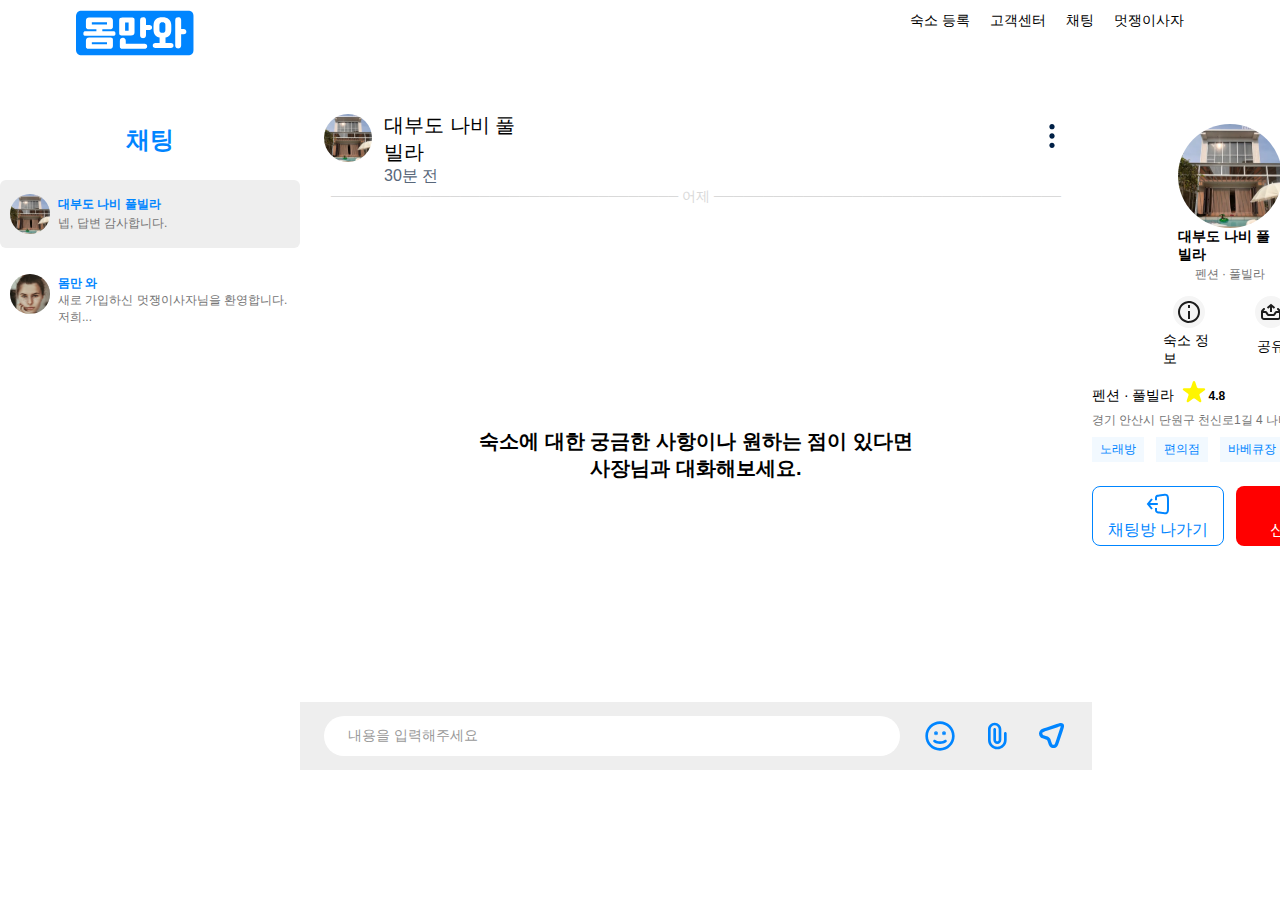
<file: ideathon/chatting page/index.html>
<!DOCTYPE html>
<html lang="ko">
  <head>
    <meta charset="UTF-8" />
    <meta name="viewport" content="width=device-width, initial-scale=1.0" />
    <title>몸만와(momanwa)</title>
    <link rel="stylesheet" href="./style.css" />
  </head>
  <body>
    <!-- 로고, 내비게이션 바 -->
    <header id="main_header" style="padding-top: 10px">
      <nav id="main_logo">
        <a href="#"><img src="../images/logo.svg" alt="" /></a>
      </nav>
      <nav id="nav_bar">
        <ul style="list-style: none">
          <li><a href="#">숙소 등록</a></li>
          <li><a href="#">고객센터</a></li>
          <li><a href="#">채팅</a></li>
          <li><a href="#">멋쟁이사자</a></li>
        </ul>
      </nav>
    </header>

    <main>
      <!-- 좌측 박스 -->
      <div class="chat_list">
        <h1>채팅</h1>
        <a href="#" class="smallProfile_1">
          <img src="../images/profile1.svg" alt="" />
          <div class="pension">
            <h2>대부도 나비 풀빌라</h2>
            <p>넵, 답변 감사합니다.</p>
          </div>
        </a>
        <div class="space12"></div>
        <a href="#" class="smallProfile_2">
          <img src="../images/profile2.svg" alt="" />
          <div class="momanwa">
            <h2>몸만 와</h2>
            <p>새로 가입하신 멋쟁이사자님을 환영합니다. 저희...</p>
          </div>
        </a>
      </div>

      <!-- 중앙 박스 -->
      <div class="chat">
        <div class="top_bar">
          <img src="../images/profile1.svg" alt="" />
          <div class="name">
            <h2>대부도 나비 풀빌라</h2>
            <p>30분 전</p>
          </div>
          <div class="dots">
            <img src="../images/3dots.svg" alt="" />
          </div>
        </div>
        <div class="space12"></div>
        <div class="timeline">
          <p>
            ─────────────────────────────────── 어제
            ───────────────────────────────────
          </p>
        </div>
        <div class="chatting">
          <p>
            숙소에 대한 궁금한 사항이나 원하는 점이 있다면<br />사장님과
            대화해보세요.
          </p>
        </div>

        <div class="bar">
          <div class="typeBox"><p>내용을 입력해주세요</p></div>
          <div class="iconBox">
            <a href="#"><img src="../images/happy.svg" alt="" /></a>
            <a href="#"><img src="../images/paper_clip.svg" alt="" /></a>
            <a href="#"><img src="../images/send.svg" alt="" /></a>
          </div>
        </div>
      </div>

      <!-- 우측 박스 -->
      <div class="profile">
        <div class="pension_name">
          <img src="../images/profile1.svg" alt="" />
          <h2>대부도 나비 풀빌라</h2>
          <h3>펜션 · 풀빌라</h3>
        </div>

        <div class="iconSet">
          <div class="icon">
            <a href="#"><img src="../images/information.svg" alt="" /></a>
            <p>숙소 정보</p>
          </div>
          <div class="icon">
            <a href=""><img src="../images/share.svg" alt="" /></a>
            <p>공유</p>
          </div>
        </div>

        <!-- prettier-ignore -->
        <div class="detail">
          <h3>펜션 · 풀빌라</h3><img src="../images/star.svg" alt="" /><span>4.8</span>
          <p>경기 안산시 단원구 천신로1길 4 나비풀빌라</p>
          <div class="tag">노래방</div>
          <div class="tag">편의점</div>
          <div class="tag">바베큐장</div>
          <div class="tag">탁구장</div>
          <div class="tag">족구장</div>
        </div>

        <div class="buttonSet">
          <a href="#" div class="leftButton">
            <img src="../images/out.svg" alt="" />
            <p>채팅방 나가기</p>
          </a>

          <a href="#" div class="rightButton"
            ><img src="../images/report.svg" alt="" />
            <p>신고하기</p></a
          >
        </div>
      </div>
    </main>
  </body>
</html>
</file>
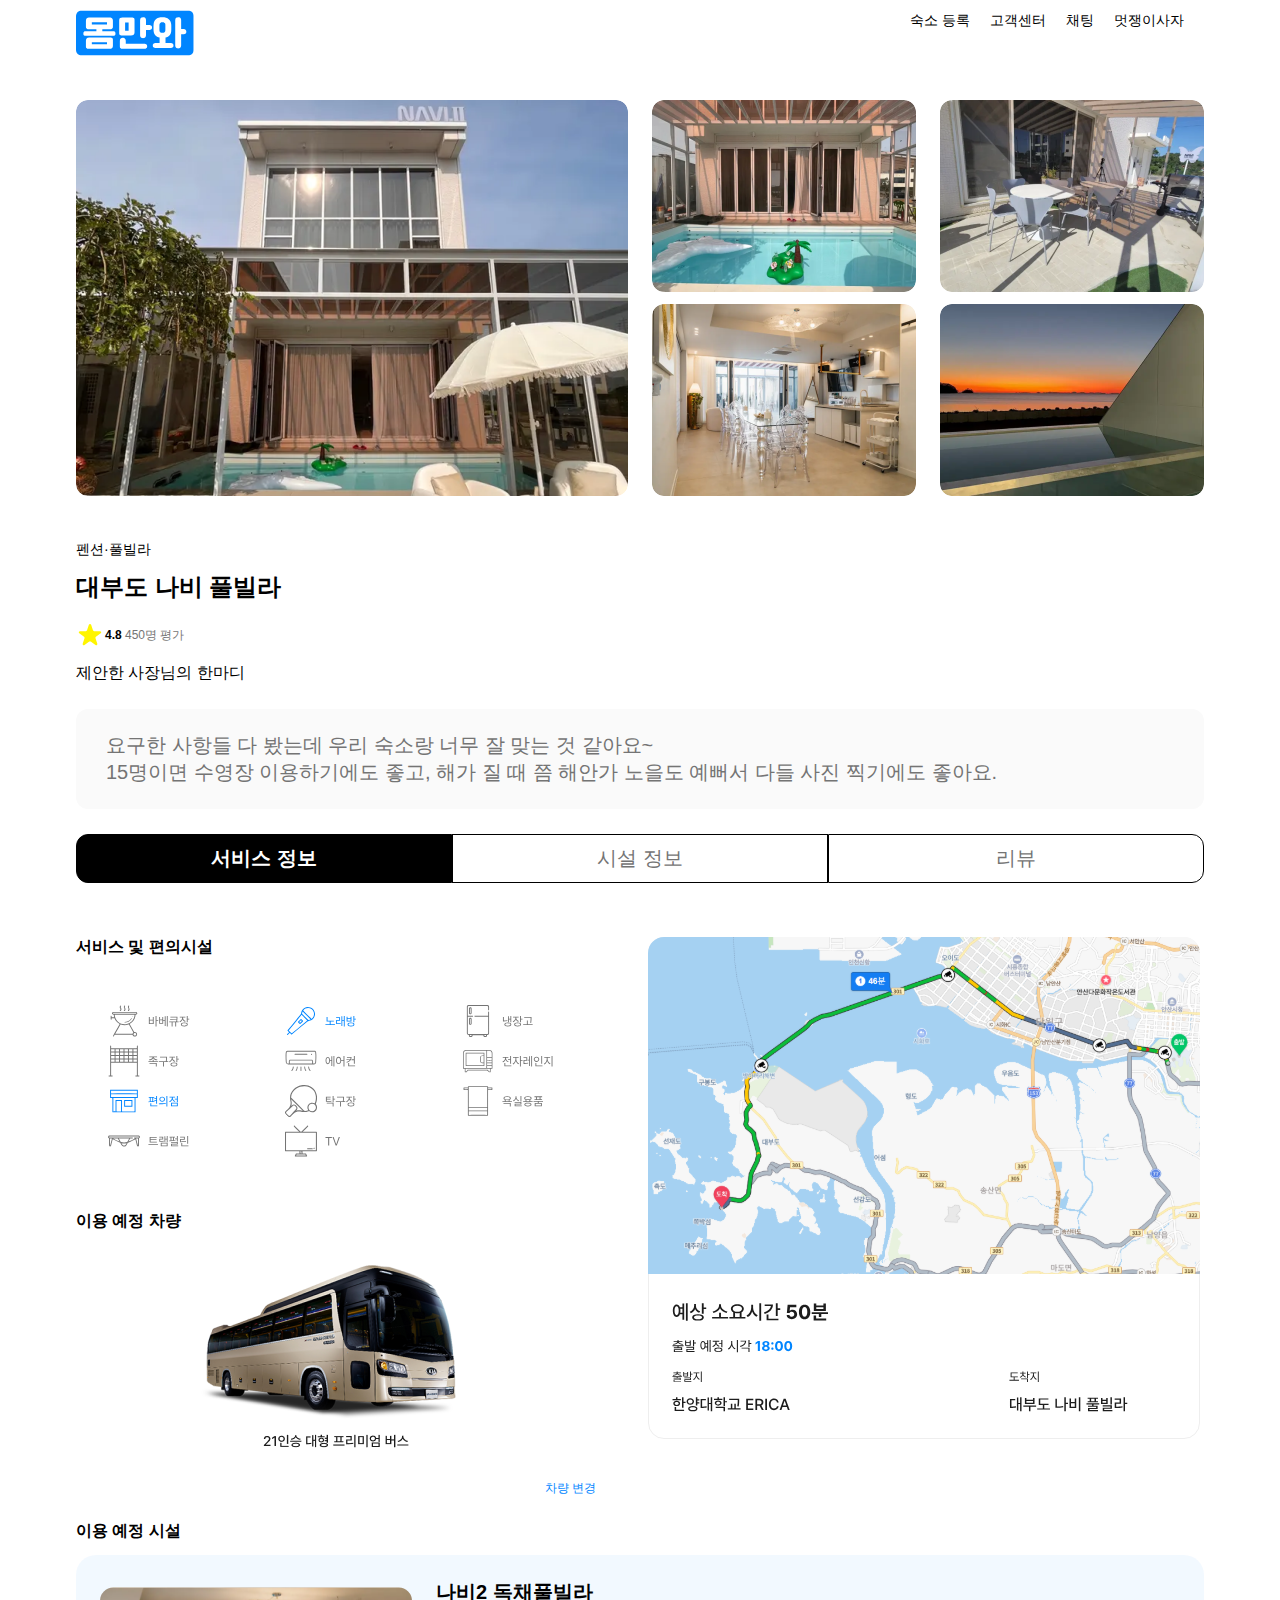
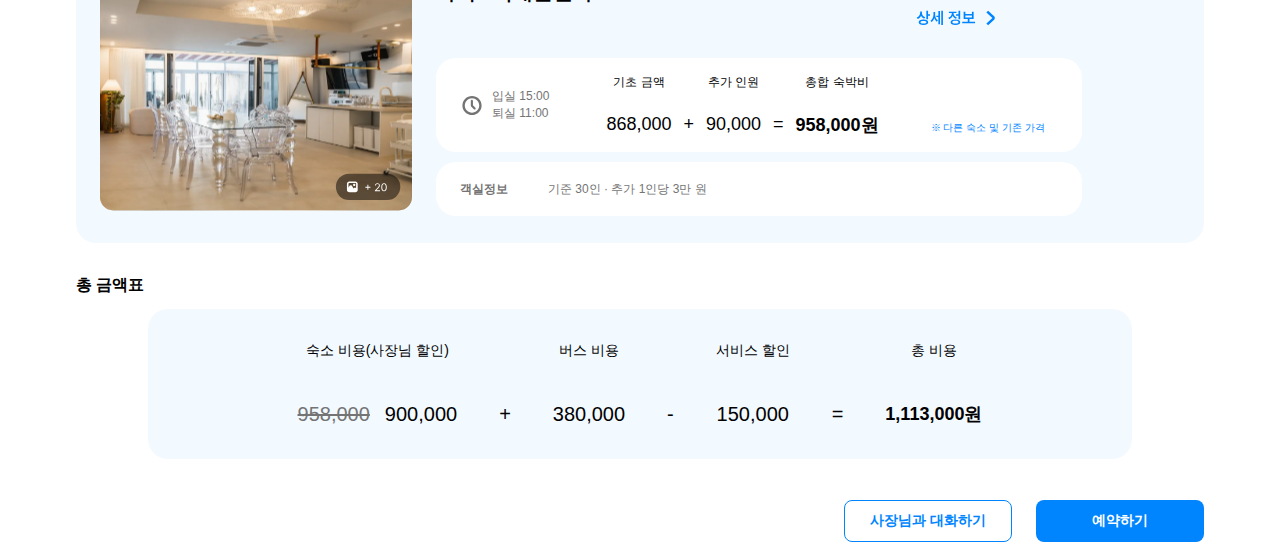
<file: ideathon/page/index.html>
<!DOCTYPE html>
<html lang="ko">
  <head>
    <meta charset="UTF-8" />
    <meta name="viewport" content="width=device-width, initial-scale=1.0" />
    <title>몸만와(momanwa)</title>
    <link rel="stylesheet" href="./style.css" />
  </head>
  <body>
    <!-- 로고, 내비게이션 바 -->
    <header id="main_header" style="padding-top: 10px">
      <nav id="main_logo">
        <a href="#"><img src="../images/logo.svg" alt="" /></a>
      </nav>
      <nav id="nav_bar">
        <ul style="list-style: none">
          <li><a href="#">숙소 등록</a></li>
          <li><a href="#">고객센터</a></li>
          <li><a href="#">채팅</a></li>
          <li><a href="#">멋쟁이사자</a></li>
        </ul>
      </nav>
    </header>

    <!-- 펜션 사진 -->
    <div id="roomPic">
      <div id="mainPic">
        <img src="../images/pension1.png" />
      </div>

      <div id="subPic">
        <article>
          <img src="../images/pension2.png" />
        </article>
        <article>
          <img src="../images/pension3.png" />
        </article>
        <article>
          <img src="../images/pension4.png" />
        </article>
        <article>
          <img src="../images/pension5.png" />
        </article>
      </div>
    </div>

    <!-- 펜션 정보, 사장님 한마디 -->
    <!-- prettier-ignore -->
    <div class="content">
      <div class="basicInformation">
        <h2>펜션·풀빌라</h2>
        <h1>대부도 나비 풀빌라</h1>
        <div class="space20x"></div>
        <div class="review">
          <img src="../images/star.svg" alt=""><p> 4.8 <span>450명 평가</span></p>
        </div>
      </div>
      <h3>제안한 사장님의 한마디</h3>
      <div class="recommend">
        <p style="padding-left: 30px">
          요구한 사항들 다 봤는데 우리 숙소랑 너무 잘 맞는 것 같아요~<br />15명이면
          수영장 이용하기에도 좋고, 해가 질 때 쯤 해안가 노을도 예뻐서 다들 사진
          찍기에도 좋아요.
        </p>
      </div>
    </div>

    <!-- 중앙 바 -->
    <!-- prettier-ignore -->
    <ul id="information_bar">
       <li><a href="#">서비스 정보</a></li><li><a href="#">시설 정보</a></li><li><a href="#">리뷰</a></li>
     </ul>
    <div class="space54x"></div>
    <!-- 서비스 및 편의시설, 이용 예정 차량, 지도 -->
    <div class="contentBox">
      <div class="left_side">
        <div class="service">
          <p>서비스 및 편의시설</p>
          <img src="../images/service.svg" alt="" />
        </div>
        <div class="space54x"></div>
        <div class="bus">
          <p>이용 예정 차량</p>
          <img src="../images/bus.png" alt="" />
          <a href="#">차량 변경</a>
        </div>
      </div>
      <div class="right_box">
        <div class="map">
          <img src="../images/map.svg" alt="" />
        </div>
      </div>
    </div>
    <div class="space24x"></div>

    <!-- 이용 예정 시설 -->
    <div class="pension">
      <p>이용 예정 시설</p>
      <div class="pension_box">
        <img src="../images/pension.svg" alt="" />
        <div class="pension_text">
          <h2>나비2 독채풀빌라</h2>
          <!-- <div class="space8x"></div> -->
          <a href="#"><img src="../images/detailButton.svg" alt="" /></a>
          <div class="space24x"></div>
          <div class="top_box">
            <img src="../images/clock.svg" alt="" />
            <p>입실 15:00<br />퇴실 11:00</p>
            <table class="pension_price">
              <tr>
                <th>기초 금액</th>
                <th></th>
                <th>추가 인원</th>
                <th></th>
                <th>총합 숙박비</th>
              </tr>
              <tr>
                <td>868,000</td>
                <td>+</td>
                <td>90,000</td>
                <td>=</td>
                <td class="last_price">958,000원</td>
              </tr>
            </table>
            <p class="notice">※ 다른 숙소 및 기존 가격</p>
          </div>
          <div class="space10x"></div>
          <div class="bot_box">
            <p><span>객실정보</span>기준 30인 · 추가 1인당 3만 원</p>
          </div>
        </div>
      </div>
    </div>
    <div class="space32x"></div>

    <!-- 총 금액표 -->
    <div class="price">
      <p>총 금액표</p>
      <div class="total_price">
        <table class="price_table">
          <tr>
            <th>숙소 비용(사장님 할인)</th>
            <th></th>
            <th>버스 비용</th>
            <th></th>
            <th>서비스 할인</th>
            <th></th>
            <th>총 비용</th>
          </tr>
          <tr>
            <td><span>958,000</span>900,000</td>
            <td>+</td>
            <td>380,000</td>
            <td>-</td>
            <td>150,000</td>
            <td>=</td>
            <td class="final_price">1,113,000원</td>
          </tr>
        </table>
      </div>
    </div>
    <!-- 최하단 버튼 -->
    <div class="button">
      <a href="#" class="chatting"><p>사장님과 대화하기</p></a>
      <div class="space24x"></div>
      <a href="#" class="booking"><p>예약하기</p></a>
    </div>
    <br />
  </body>
</html>
</file>
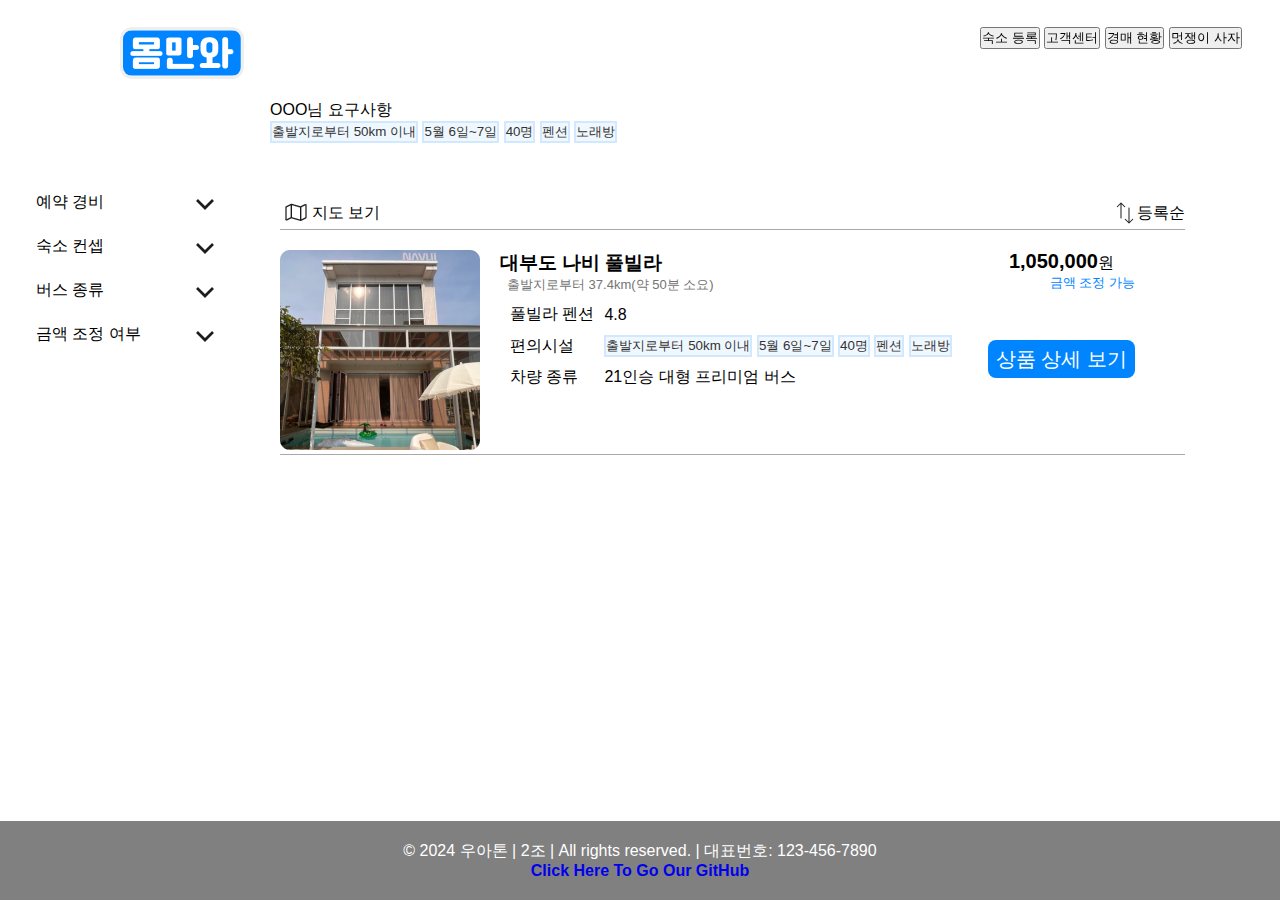
<file: html/accomodationList.html>
<!DOCTYPE html>
<html lang="ko">
<head>
    <meta charset="UTF-8">
    <meta name="viewport" content="width=device-width, initial-scale=1.0">
    <title>숙소 리스트</title>
    <link rel="stylesheet" href="../css/accomodationList.css">
</head>

<body class = accomodation_list>
    <!-- 헤더 시작 -->
    <header style="background-color: #ffffff;">
        <nav style="padding-inline: 80px;">
            <img src="../images/logo.png" alt="logo" style="top: 3%; position: fixed; border-style: solid; border-radius: 12px;">
            <div style="top: 3%; right: 3%; position: fixed;">
                <button>숙소 등록</button>
                <button>고객센터</button>
                <button>경매 현황</button>
                <button>멋쟁이 사자</button>
            </div>
        </nav>
    </header>
    <!-- 헤더 끝 -->

    <div class="wrapper">
        <!-- 왼쪽 열 -->
        <div class="left-column">
            <div class="toggle-item">
                <p>예약 경비</p>
                <button class="toggle-button">
                    <img src = "../images/Vector 9 (Stroke).svg"/>
                </button>
            </div>
            <div class="toggle-item">
                <p>숙소 컨셉</p>
                <button class="toggle-button">
                    <img src = "../images/Vector 9 (Stroke).svg"/>
                </button>
            </div>
            <div class="toggle-item">
                <p>버스 종류</p>
                <button class="toggle-button">
                    <img src = "../images/Vector 9 (Stroke).svg"/>
                </button>
            </div>
            <div class="toggle-item">
                <p>금액 조정 여부</p>
                <button class="toggle-button">
                    <img src = "../images/Vector 9 (Stroke).svg"/>
                </button>
            </div>
        </div>

        <main class="main-content">
            <!-- 메인 컨텐츠 -->
            <div class>
                <!-- 메인 컨텐츠 내용 -->
                <p>OOO님 요구사항</p>
                <!-- 기타 컨텐츠 -->
                <div class="filter">
                    <button>출발지로부터 50km 이내</button>
                    <button>5월 6일~7일</button>
                    <button>40명</button>
                    <button>펜션</button>
                    <button>노래방</button>

                </div>
            </div>
            <br><br><br>
            <!-- 숙소 리스트 -->
            <div class="container">
                <div class="list_filter">
                    <div><img src="../images/map.png" alt="map">지도 보기</div>
                    <div><img src="../images/filterIcon.png" alt="filter">등록순</div>
                </div>
                <div class="accomodation" style="display: flex;">
                    <div><img src="../images/accom1.png"></div>
                    <div style="margin-left: 20px;">
                        <h3>대부도 나비 풀빌라</h3>
                        <p>출발지로부터 37.4km(약 50분 소요)</p>
                        <table>
                            <tr>
                                <td>풀빌라 펜션</td>
                                <td>4.8</td>
                            </tr>
                            <tr>
                                <td>편의시설</td>
                                <td><div class="filter">
                                    <button>출발지로부터 50km 이내</button>
                                    <button>5월 6일~7일</button>
                                    <button>40명</button>
                                    <button>펜션</button>
                                    <button>노래방</button>
                                </div></td>
                            </tr>
                            <tr>
                                <td>차량 종류</td>
                                <td>21인승 대형 프리미엄 버스</td>
                            </tr>
                        </table>
                    </div>
                    <div class="price_box">
                        <div class="price"><span>1,050,000</span>원</div>
                        <p>금액 조정 가능</p>
                        <br><br><br>
                        <a href="" class="button_submit">상품 상세 보기</a>
                    </div>
                </div>
            </div>
            


        </main>
<footer>
    <!-- <img src="images/footer.png" alt="footerimg"> -->
    <p>&copy; 2024 우아톤 | 2조 | All rights reserved. | 대표번호: 123-456-7890</p>
    <a href="https://github.com/HiImSUN/mommanwa.git" target="_blank" rel="noopener noreferrer">Click Here To Go Our GitHub</p>
</footer>
</body>
</html>
</file>
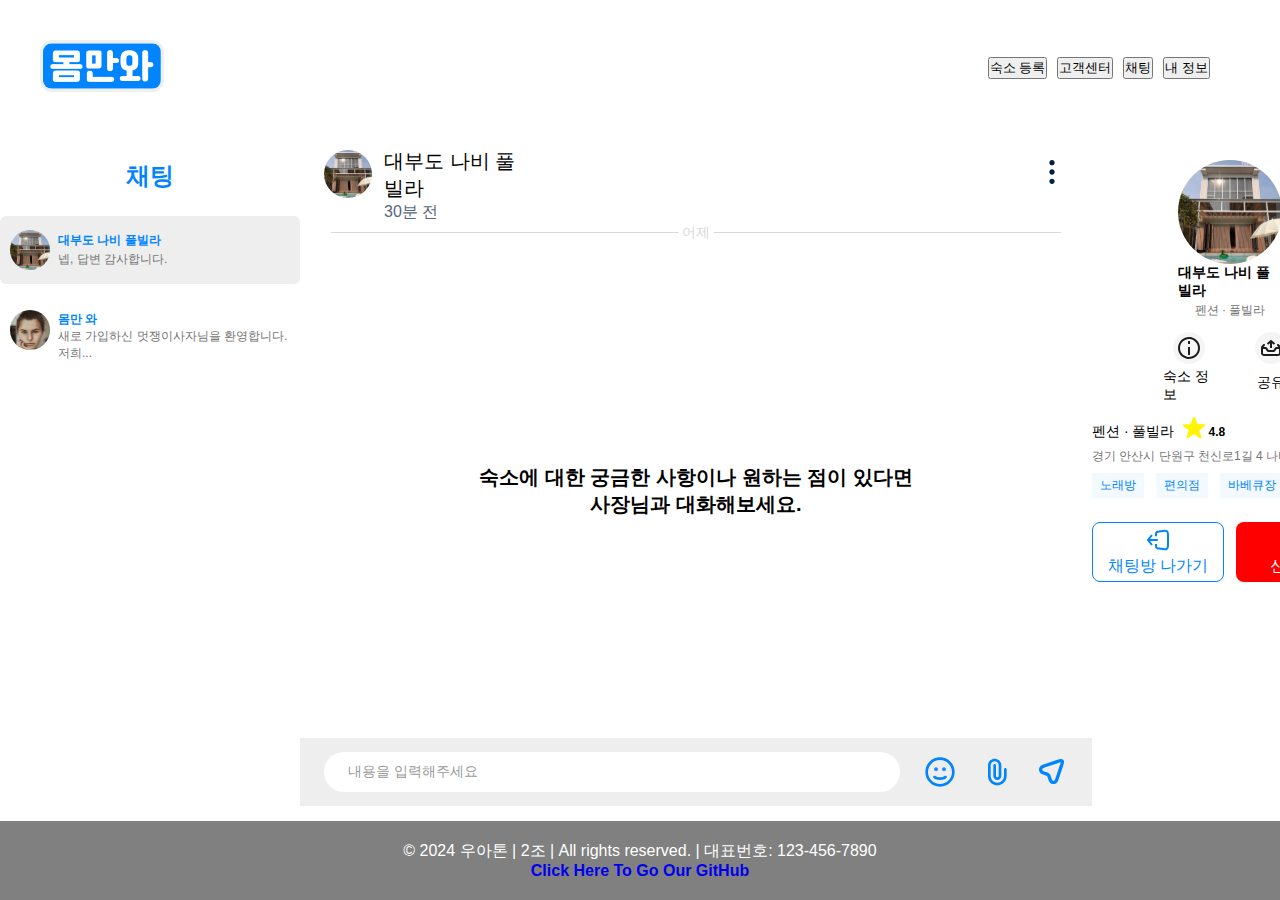
<file: html/chattingPage.html>
<!DOCTYPE html>
<html lang="ko">
  <head>
    <meta charset="UTF-8" />
    <meta name="viewport" content="width=device-width, initial-scale=1.0" />
    <title>몸만와(momanwa)</title>
    <link rel="stylesheet" href="../css/chattingPage.css" />
  </head>
  <body>
    <!-- 헤더 시작 -->
    <header>
      <nav class="navbar">
          <a href="mainPage.html">
            <img src="../images/logo.png" alt="logo" class="logo">
          </a>
          <div class="nav_buttons">
              <button>숙소 등록</button>
              <button>고객센터</button>
              <button>채팅</button>
              <button>내 정보</button>
          </div>
      </nav>
  </header>
  <!-- 헤더 끝 -->


    <main>
      <!-- 좌측 박스 -->
      <div class="chat_list">
        <h1>채팅</h1>
        <a href="#" class="smallProfile_1">
          <img src="../images/profile1.svg" alt="" />
          <div class="pension">
            <h2>대부도 나비 풀빌라</h2>
            <p>넵, 답변 감사합니다.</p>
          </div>
        </a>
        <div class="space12"></div>
        <a href="#" class="smallProfile_2">
          <img src="../images/profile2.svg" alt="" />
          <div class="momanwa">
            <h2>몸만 와</h2>
            <p>새로 가입하신 멋쟁이사자님을 환영합니다. 저희...</p>
          </div>
        </a>
      </div>

      <!-- 중앙 박스 -->
      <div class="chat">
        <div class="top_bar">
          <img src="../images/profile1.svg" alt="" />
          <div class="name">
            <h2>대부도 나비 풀빌라</h2>
            <p>30분 전</p>
          </div>
          <div class="dots">
            <img src="../images/3dots.svg" alt="" />
          </div>
        </div>
        <div class="space12"></div>
        <div class="timeline">
          <p>
            ─────────────────────────────────── 어제
            ───────────────────────────────────
          </p>
        </div>
        <div class="chatting">
          <p>
            숙소에 대한 궁금한 사항이나 원하는 점이 있다면<br />사장님과
            대화해보세요.
          </p>
        </div>

        <div class="bar">
          <div class="typeBox"><p>내용을 입력해주세요</p></div>
          <div class="iconBox">
            <a href="#"><img src="../images/happy.svg" alt="" /></a>
            <a href="#"><img src="../images/paper_clip.svg" alt="" /></a>
            <a href="#"><img src="../images/send.svg" alt="" /></a>
          </div>
        </div>
      </div>

      <!-- 우측 박스 -->
      <div class="profile">
        <div class="pension_name">
          <img src="../images/profile1.svg" alt="" />
          <h2>대부도 나비 풀빌라</h2>
          <h3>펜션 · 풀빌라</h3>
        </div>

        <div class="iconSet">
          <div class="icon">
            <a href="#"><img src="../images/information.svg" alt="" /></a>
            <p>숙소 정보</p>
          </div>
          <div class="icon">
            <a href=""><img src="../images/share.svg" alt="" /></a>
            <p>공유</p>
          </div>
        </div>

        <!-- prettier-ignore -->
        <div class="detail">
          <h3>펜션 · 풀빌라</h3><img src="../images/star.svg" alt="" /><span>4.8</span>
          <p>경기 안산시 단원구 천신로1길 4 나비풀빌라</p>
          <div class="tag">노래방</div>
          <div class="tag">편의점</div>
          <div class="tag">바베큐장</div>
          <div class="tag">탁구장</div>
          <div class="tag">족구장</div>
        </div>

        <div class="buttonSet">
          <a href="detailPage.html" div class="leftButton">
            <img src="../images/out.svg" alt="" />
            <p>채팅방 나가기</p>
          </a>

          <a href="#" div class="rightButton"
            ><img src="../images/report.svg" alt="" />
            <p>신고하기</p></a
          >
        </div>
      </div>
    </main>
    <!-- Footer -->
    <footer>
      <!-- <img src="images/footer.png" alt="footerimg"> -->
      <p>&copy; 2024 우아톤 | 2조 | All rights reserved. | 대표번호: 123-456-7890</p>
      <a href="https://github.com/HiImSUN/mommanwa.git" target="_blank" rel="noopener noreferrer">Click Here To Go Our GitHub</p>
  </footer>
  </body>
</html>
</file>
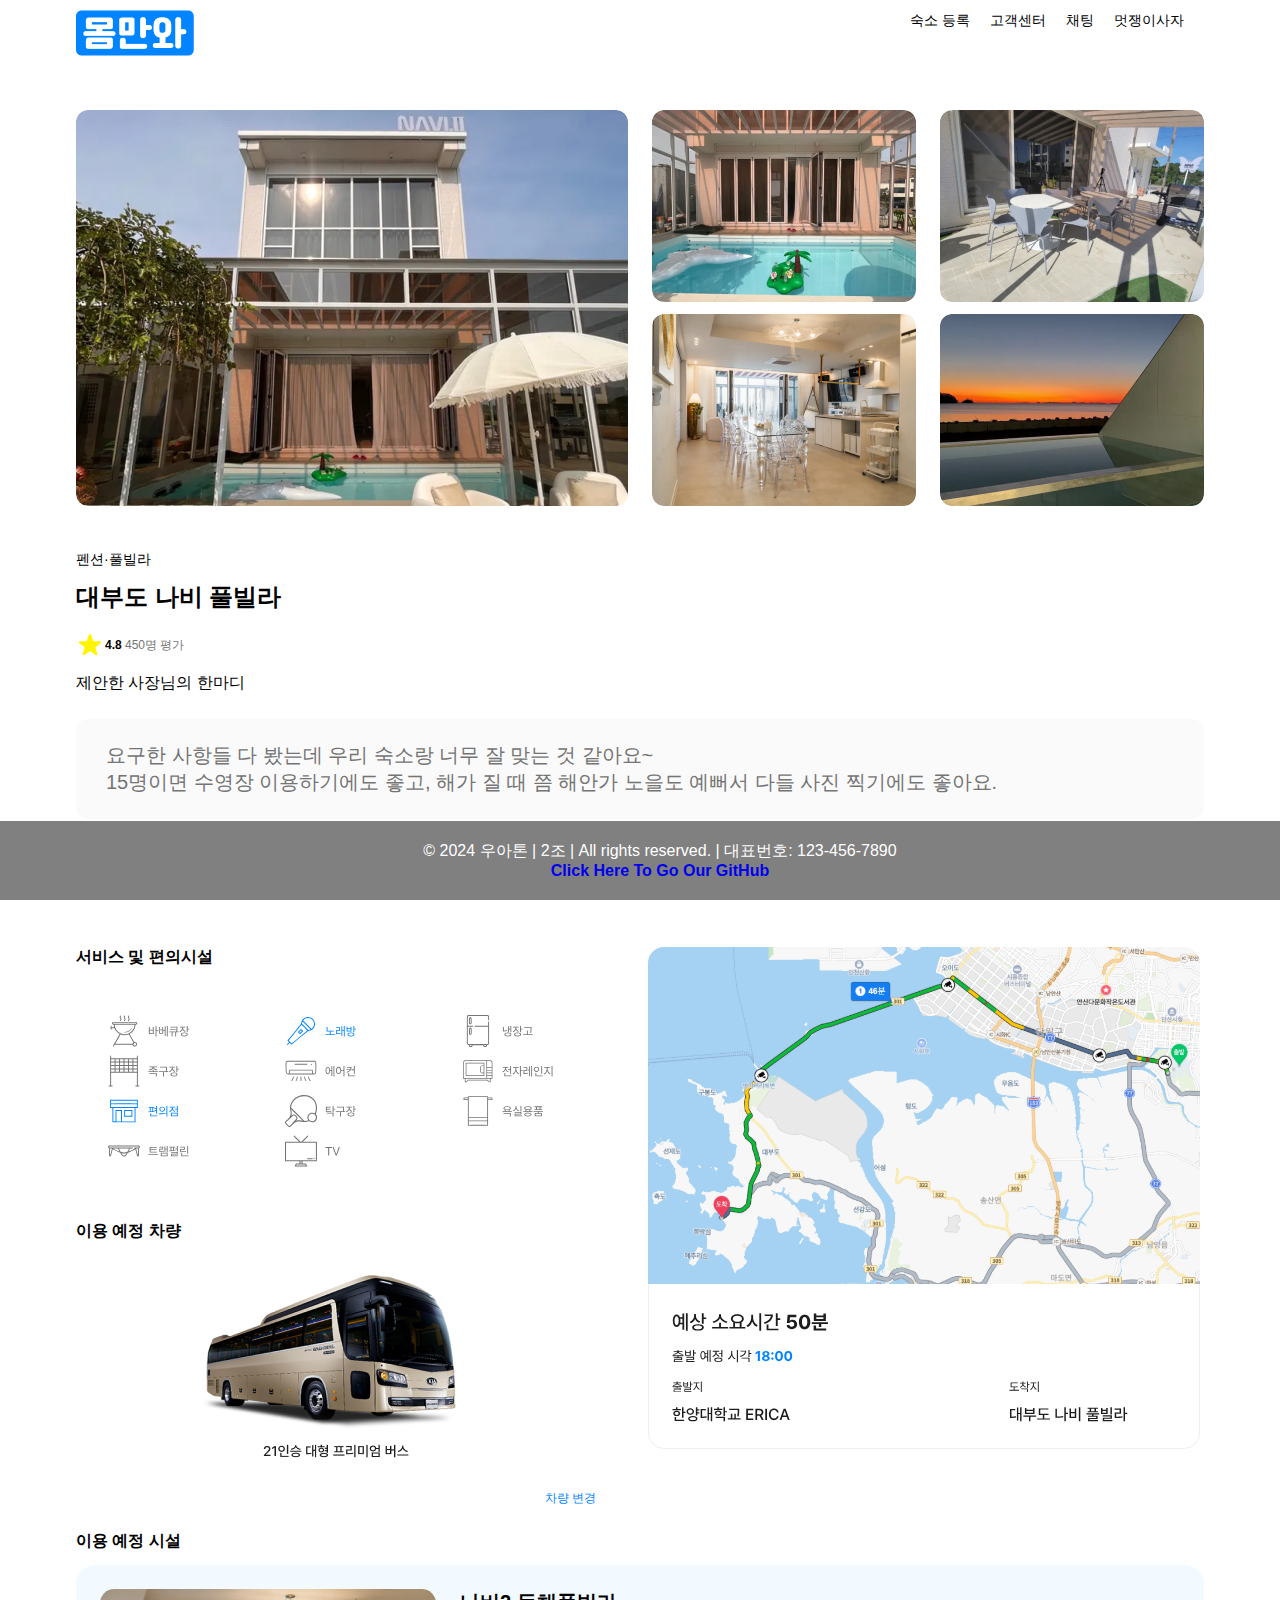
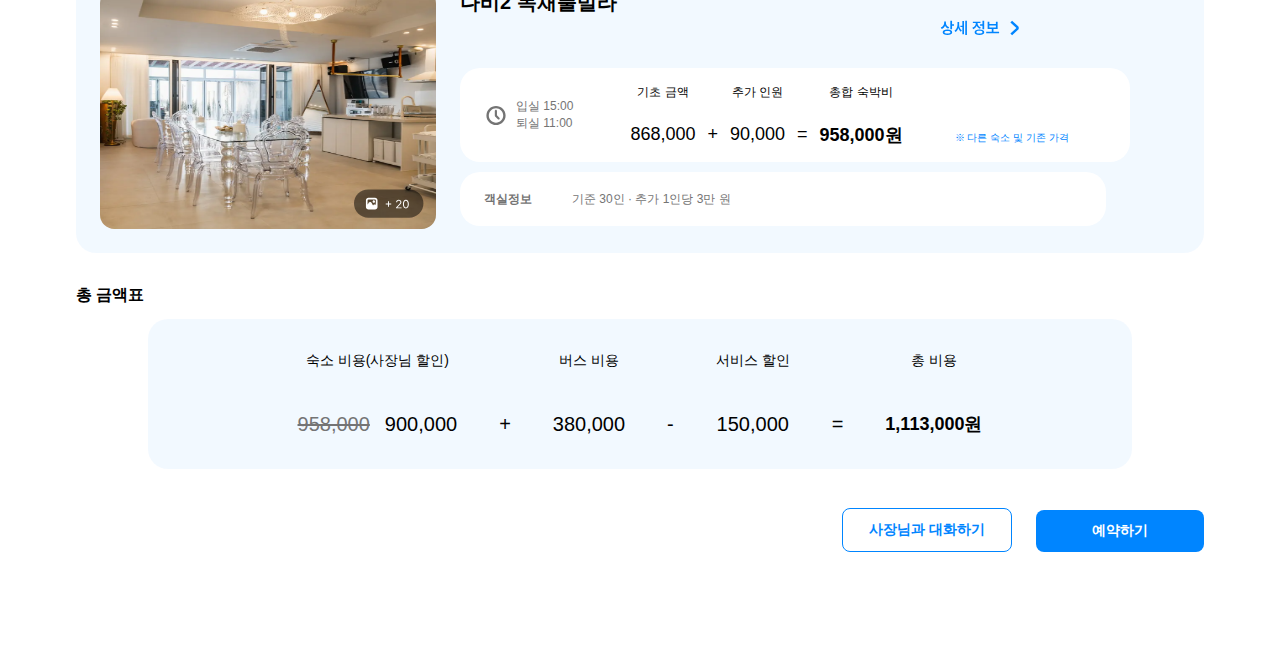
<file: html/detailPage.html>
<!DOCTYPE html>
<html lang="ko">
  <head>
    <meta charset="UTF-8" />
    <meta name="viewport" content="width=device-width, initial-scale=1.0" />
    <title>몸만와(momanwa)</title>
    <link rel="stylesheet" href="../css/detailPage.css" />
  </head>
  <body>
    <!-- 로고, 내비게이션 바 -->
    <header id="main_header" style="padding-top: 10px">
      <a href="mainPage.html">
        <img src="../images/logo.png" alt="logo" class="logo">
      </a>
      <nav id="nav_bar">
        <ul style="list-style: none">
          <li><a href="#">숙소 등록</a></li>
          <li><a href="#">고객센터</a></li>
          <li><a href="#">채팅</a></li>
          <li><a href="#">멋쟁이사자</a></li>
        </ul>
      </nav>
    </header>

    <!-- 펜션 사진 -->
    <div id="roomPic">
      <div id="mainPic">
        <img src="../images/pension1.png" />
      </div>

      <div id="subPic">
        <article>
          <img src="../images/pension2.png" />
        </article>
        <article>
          <img src="../images/pension3.png" />
        </article>
        <article>
          <img src="../images/pension4.png" />
        </article>
        <article>
          <img src="../images/pension5.png" />
        </article>
      </div>
    </div>

    <!-- 펜션 정보, 사장님 한마디 -->
    <!-- prettier-ignore -->
    <div class="content">
      <div class="basicInformation">
        <h2>펜션·풀빌라</h2>
        <h1>대부도 나비 풀빌라</h1>
        <div class="space20x"></div>
        <div class="review">
          <img src="../images/star.svg" alt=""><p> 4.8 <span>450명 평가</span></p>
        </div>
      </div>
      <h3>제안한 사장님의 한마디</h3>
      <div class="recommend">
        <p style="padding-left: 30px">
          요구한 사항들 다 봤는데 우리 숙소랑 너무 잘 맞는 것 같아요~<br />15명이면
          수영장 이용하기에도 좋고, 해가 질 때 쯤 해안가 노을도 예뻐서 다들 사진
          찍기에도 좋아요.
        </p>
      </div>
    </div>

    <!-- 중앙 바 -->
    <!-- prettier-ignore -->
    <ul id="information_bar">
       <li><a href="#">서비스 정보</a></li><li><a href="#">시설 정보</a></li><li><a href="#">리뷰</a></li>
     </ul>
    <div class="space54x"></div>
    <!-- 서비스 및 편의시설, 이용 예정 차량, 지도 -->
    <div class="contentBox">
      <div class="left_side">
        <div class="service">
          <p>서비스 및 편의시설</p>
          <img src="../images/service.svg" alt="" />
        </div>
        <div class="space54x"></div>
        <div class="bus">
          <p>이용 예정 차량</p>
          <img src="../images/bus.png" alt="" />
          <a href="#">차량 변경</a>
        </div>
      </div>
      <div class="right_box">
        <div class="map">
          <img src="../images/map.svg" alt="" />
        </div>
      </div>
    </div>
    <div class="space24x"></div>

    <!-- 이용 예정 시설 -->
    <div class="pension">
      <p>이용 예정 시설</p>
      <div class="pension_box">
        <img src="../images/pension.svg" alt="" />
        <div class="pension_text">
          <h2>나비2 독채풀빌라</h2>
          <!-- <div class="space8x"></div> -->
          <a href="#"><img src="../images/detailButton.svg" alt="" /></a>
          <div class="space24x"></div>
          <div class="top_box">
            <img src="../images/clock.svg" alt="" />
            <p>입실 15:00<br />퇴실 11:00</p>
            <table class="pension_price">
              <tr>
                <th>기초 금액</th>
                <th></th>
                <th>추가 인원</th>
                <th></th>
                <th>총합 숙박비</th>
              </tr>
              <tr>
                <td>868,000</td>
                <td>+</td>
                <td>90,000</td>
                <td>=</td>
                <td class="last_price">958,000원</td>
              </tr>
            </table>
            <p class="notice">※ 다른 숙소 및 기존 가격</p>
          </div>
          <div class="space10x"></div>
          <div class="bot_box">
            <p><span>객실정보</span>기준 30인 · 추가 1인당 3만 원</p>
          </div>
        </div>
      </div>
    </div>
    <div class="space32x"></div>

    <!-- 총 금액표 -->
    <div class="price">
      <p>총 금액표</p>
      <div class="total_price">
        <table class="price_table">
          <tr>
            <th>숙소 비용(사장님 할인)</th>
            <th></th>
            <th>버스 비용</th>
            <th></th>
            <th>서비스 할인</th>
            <th></th>
            <th>총 비용</th>
          </tr>
          <tr>
            <td><span>958,000</span>900,000</td>
            <td>+</td>
            <td>380,000</td>
            <td>-</td>
            <td>150,000</td>
            <td>=</td>
            <td class="final_price">1,113,000원</td>
          </tr>
        </table>
      </div>
    </div>
    <!-- 최하단 버튼 -->
    <div class="button">
      <a href="chattingPage.html" class="chatting"><p>사장님과 대화하기</p></a>
      <div class="space24x"></div>
      <a href="reservationCompletedPage.html" class="booking"><p>예약하기</p></a>
    </div>
    <div class="margin4footer"></div>
    <!-- Footer -->
    <footer>
      <!-- <img src="images/footer.png" alt="footerimg"> -->
      <p>&copy; 2024 우아톤 | 2조 | All rights reserved. | 대표번호: 123-456-7890</p>
      <a href="https://github.com/HiImSUN/mommanwa.git" target="_blank" rel="noopener noreferrer">Click Here To Go Our GitHub</p>
  </footer>
  </body>
</html>
</file>
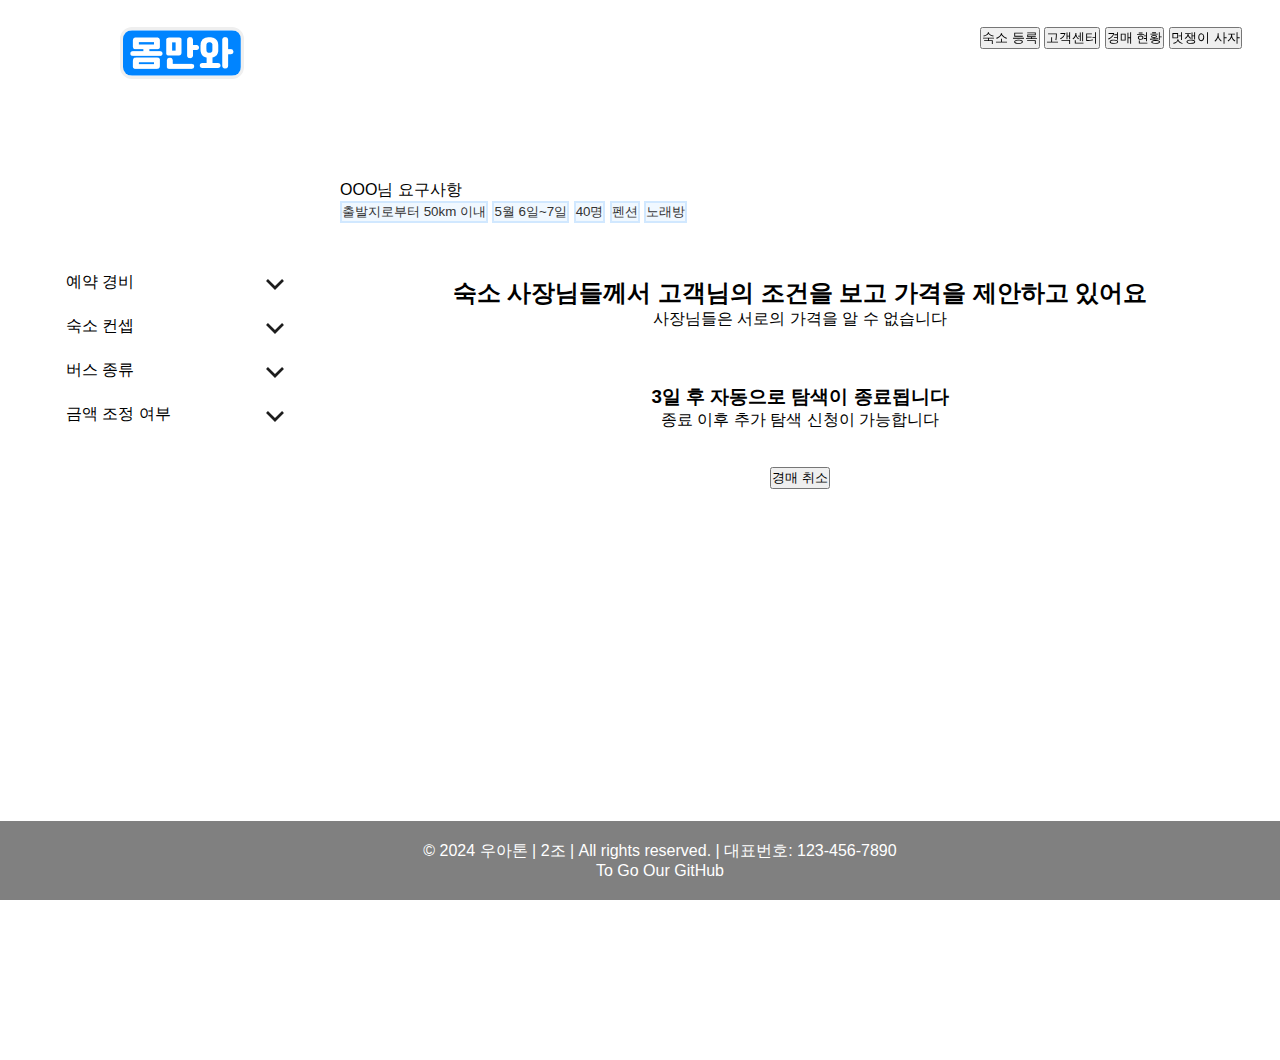
<file: html/emptyListPage.html>
<!DOCTYPE html>
<html lang="ko">
<head>
    <meta charset="UTF-8">
    <meta name="viewport" content="width=device-width, initial-scale=1.0">
    <title>빈리스트</title>
    <link rel="stylesheet" href="../css/emptyListPageStyle.css">
</head>

<body>
    <header style="background-color: #ffffff;">
        <nav style="padding-inline: 80px;">
            <img src="../images/logo.png" alt="logo" style="top: 3%; position: fixed; border-style: solid; border-radius: 12px;">
            <div style="top: 3%; right: 3%; position: fixed;">
                <button>숙소 등록</button>
                <button>고객센터</button>
                <button>경매 현황</button>
                <button>멋쟁이 사자</button>
            </div>
        </nav>
    </header>
    
    <div class="wrapper">
        <!-- 왼쪽 열 -->
        <div class="left-column">
            <div class="toggle-item">
                <p>예약 경비</p>
                <button class="toggle-button">
                    <img src = "../images/Vector 9 (Stroke).svg"/>
                </button>
            </div>
            <div class="toggle-item">
                <p>숙소 컨셉</p>
                <button class="toggle-button">
                    <img src = "../images/Vector 9 (Stroke).svg"/>
                </button>
            </div>
            <div class="toggle-item">
                <p>버스 종류</p>
                <button class="toggle-button">
                    <img src = "../images/Vector 9 (Stroke).svg"/>
                </button>
            </div>
            <div class="toggle-item">
                <p>금액 조정 여부</p>
                <button class="toggle-button">
                    <img src = "../images/Vector 9 (Stroke).svg"/>
                </button>
            </div>
        </div>
        <main class="main-content">
            <!-- 메인 컨텐츠 -->
            <div class>
                <!-- 메인 컨텐츠 내용 -->
                <p>OOO님 요구사항</p>
                <!-- 기타 컨텐츠 -->
                <div class="filter">
                    <button>출발지로부터 50km 이내</button>
                    <button>5월 6일~7일</button>
                    <button>40명</button>
                    <button>펜션</button>
                    <button>노래방</button>

                </div>
            </div>
            <br><br><br>
            <div style="text-align: center;">
                <div>
                    <h2>숙소 사장님들께서 고객님의 조건을 보고 가격을 제안하고 있어요</h2>
                    <p>사장님들은 서로의 가격을 알 수 없습니다</p>
                </div>
                <br><br><br>
                <div>
                    <h3>3일 후 자동으로 탐색이 종료됩니다</h3>
                    <p>종료 이후 추가 탐색 신청이 가능합니다</p>
                </div>
                <br><br>
                <button>경매 취소</button>
            </div>
            
        </main>
    </div>
    
    <list>
        
    </list>
    
    <footer>
        <p>&copy; 2024 우아톤 | 2조 | All rights reserved. | 대표번호: 123-456-7890</p>
        <p>To Go Our GitHub</p>
    </footer>
</body>
</html>
</file>
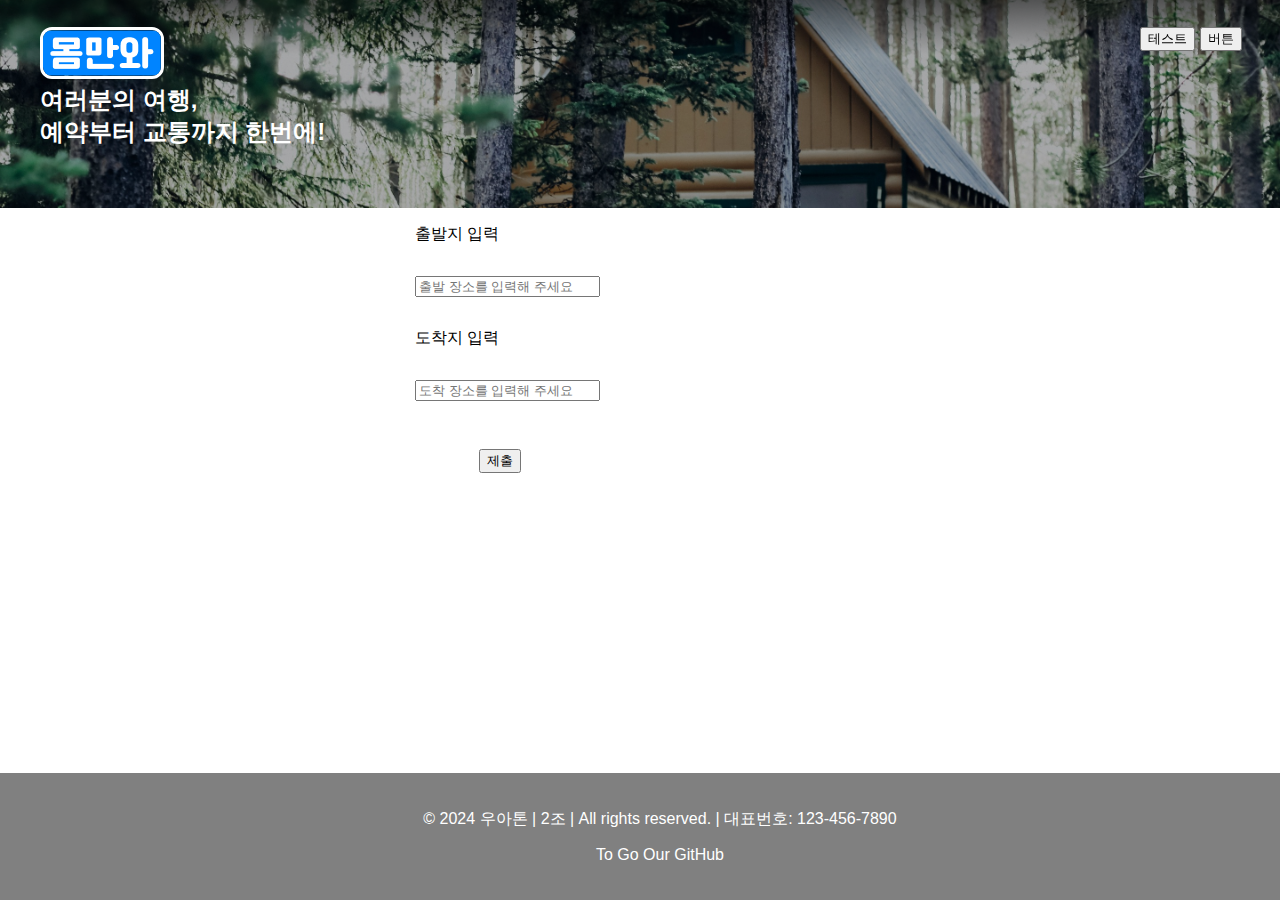
<file: html/MainPage.html>
<!DOCTYPE html>
<html lang="ko">
<head>
    <meta charset="UTF-8">
    <meta name="viewport" content="width=device-width, initial-scale=1.0">
    <title>몸만와 메인페이지</title>
    <link rel="stylesheet" href="../css/mommanwa.css">
</head>

<body class = main_page>
    <!-- 헤더 시작 -->
    <header>
        <nav>
            <img src="../images/logo.png" alt="logo" style="top: 3%; position: fixed; border-style: solid; border-radius: 12px;">
            <div style="top: 3%; right: 3%; position: fixed;">
            <button>테스트</button>
            <button>버튼</button>
            </div>
        </nav>
    <br><br><br>
    <div>
        <h2>여러분의 여행,<br>예약부터 교통까지 한번에!</h4>
        </div>
    </header>
    <!-- 헤더 끝 -->
    <!-- 메인 시작 -->
    <main>
        <div id="left_box">
            <p>출발지 입력</p>
            <input type="text" placeholder="출발 장소를 입력해 주세요">
            <p>도착지 입력</p>
            <input type="text" placeholder="도착 장소를 입력해 주세요">
            
            
        </div>
        <div id="right_box">
            
        </div>
        <div id="bottom_box">
            
            <button id="button_submit">제출</button>
        </div>
    </main>
    <!-- 메인 끝 -->
    <footer>
        <!-- <img src="images/footer.png" alt="footerimg"> -->
        <p>&copy; 2024 우아톤 | 2조 | All rights reserved. | 대표번호: 123-456-7890</p>
        <p>To Go Our GitHub</p>
    </footer>
</body>
</html>
</file>
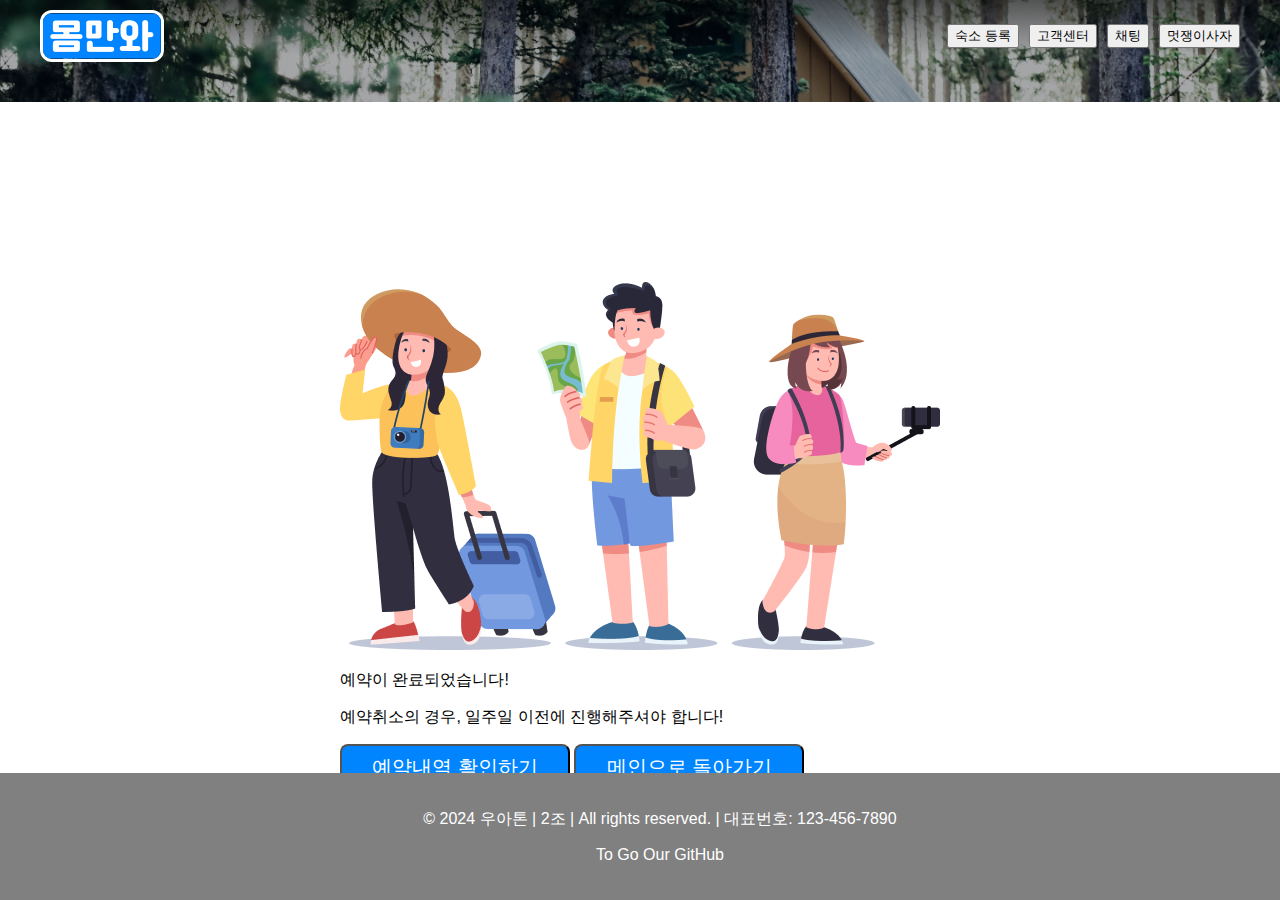
<file: html/reservationCompletedPage.html>
<!DOCTYPE html>
<html lang="ko">
<head>
    <meta charset="UTF-8">
    <meta name="viewport" content="width=device-width, initial-scale=1.0">
    <title>reservComplete</title>
    <link rel="stylesheet" href="../css/mommanwa.css">
</head>
<body>
    <header>
        <nav class="navbar">
            <img src="../images/logo.png" class="logo">
            <div class="nav_buttons">
                <button>숙소 등록</button>
                <button>고객센터</button>
                <button>채팅</button>
                <button>멋쟁이사자</button>
            </div>
        </nav> 
    </header>
    <br><br><br><br><br><br><br><br><br><br>
    <main style="display: flex; align-items: center; justify-content: center; flex-direction: column;">
        <div>
            <div>
                <img src="../images/reservationCompletedImg.png" alt="Reservation Completed" class="image_block">
            </div>
            <div id="reservCompleted_body">
                <div>
                    <p>예약이 완료되었습니다!</p>
                    <p>예약취소의 경우, 일주일 이전에 진행해주셔야 합니다!</p>
                </div>
            </div>
            <div id="reservCompleted_button">
                <button class="button_submit">예약내역 확인하기</button>
                <button class="button_submit">메인으로 돌아가기</button>
            </div>
        </div>
    </main>

    <footer id="footer">
        <!-- <img src="images/footer.png" alt="footerimg"> -->
        <p>&copy; 2024 우아톤 | 2조 | All rights reserved. | 대표번호: 123-456-7890</p>
        <p>To Go Our GitHub</p>
    </footer>

</body>
</html>
</file>
<file: ideathon/chatting page/style.css>
* {
  margin: 0;
  padding: 0;
  font-family: "Pretendard", sans-serif;
  box-sizing: border-box;
  text-decoration-line: none;
}

main {
  display: flex;
}

.space12 {
  width: 12px;
  height: 12px;
}

/* prettier-ignore */
tr, th, td {
  text-align: center;
  vertical-align: middle;
  /* border : 1px solid rgb(204, 204, 204); */
}

#main_header {
  font-family: "Noto Sans KR", sans-serif;
  width: 1128px;
  height: 100px;
  margin: 0 auto;
  position: relative;
}

#main_header > #nav_bar {
  position: absolute;
  right: 10px;
  top: 10px;
}

/* 상단 우측 내비게이션 바 */

#nav_bar > ul {
  overflow: hidden;
}

#nav_bar > ul > li {
  float: left;
}

#nav_bar > ul > li > a {
  color: black;
  font-weight: 500;
  font-size: 14px;
  display: block;
  padding: 2px 10px;
  text-decoration: none;
}

/* 좌측 박스 */

.chat_list {
  width: 324px;
  display: flex;
  justify-content: flex-start;
  align-items: center;
  flex-wrap: wrap;
  flex-direction: column;
}

.chat_list > h1 {
  font-weight: 700;
  font-size: 24px;
  color: #0085ff;
  padding: 24px;
}

/* 좌측 박스 - 첫 번째 채팅방 */

.chat_list > .smallProfile_1 {
  width: 300px;
  height: 68px;
  border-radius: 6px;
  background-color: #eeeeee;
  display: flex;
  align-content: center;
  flex-wrap: wrap;
  align-items: center;
}

.chat_list > .smallProfile_1 > img {
  width: 40px;
  height: 40px;
  margin-left: 10px;
  margin-right: 8px;
}

.chat_list > .smallProfile_1 > .pension {
  width: 232px;
  height: 38px;
  display: flex;
  flex-direction: column;
  justify-content: space-around;
}

.chat_list > .smallProfile_1 > .pension > h2 {
  font-weight: 700;
  font-size: 12px;
  color: #0085ff;
}

.chat_list > .smallProfile_1 > .pension > p {
  font-weight: 500;
  font-size: 12px;
  color: #747474;
}

/* 좌측 박스 - 두 번째 채팅방 */

.chat_list > .smallProfile_2 {
  width: 300px;
  height: 68px;
  border-radius: 6px;
  background-color: #fff;
  display: flex;
  align-content: center;
  flex-wrap: wrap;
  align-items: center;
}

.chat_list > .smallProfile_2 > img {
  width: 40px;
  height: 40px;
  margin-left: 10px;
  margin-right: 8px;
}

.chat_list > .smallProfile_2 > .momanwa {
  width: 232px;
  height: 38px;
  display: flex;
  flex-direction: column;
  justify-content: space-around;
}

.chat_list > .smallProfile_2 > .momanwa > h2 {
  font-weight: 700;
  font-size: 12px;
  color: #0085ff;
}

.chat_list > .smallProfile_2 > .momanwa > p {
  font-weight: 500;
  font-size: 12px;
  color: #747474;
}

/* 중앙 박스 */

.chat {
  width: 792px;
  display: flex;
  justify-content: flex-start;
  align-items: center;
  flex-wrap: wrap;
  flex-direction: column;
}

/* 중앙 박스 - 상단바 */

.chat > .top_bar {
  width: 792px;
  height: 76px;
  display: flex;
  align-items: center;
}

.chat > .top_bar > img {
  width: 48px;
  height: 48px;
  margin-left: 24px;
  margin-right: 12px;
}

.chat > .top_bar > .name {
  width: 149px;
  height: 52px;
  display: flex;
  align-content: space-around;
  flex-wrap: wrap;
}

.chat > .top_bar > .name > h2 {
  font-weight: 500;
  font-size: 20px;
}

.chat > .top_bar > .name > p {
  font-weight: 500;
  font-size: 16px;
  color: #58677a;
}

.chat > .top_bar > .dots {
  float: right;
  padding-left: 503px;
}

.chat > .top_bar > .dots > img {
  width: 32px;
  height: 32px;
}

/* 중앙 박스 - 날짜변경선 */

.chat > .timeline {
  width: 744px;
  height: 20px;
}

.chat > .timeline > p {
  color: #d9d9d9;
  font-weight: 500;
  font-size: 14px;
  text-align: center;
}

.chat > .timeline > p {
  color: #d9d9d9;
  font-weight: 500;
  font-size: 14px;
}

/* 중앙 박스 - 가운데 내용 */

.chat > .chatting {
  width: 792px;
  height: 494px;
  display: flex;
  justify-content: center;
  align-items: center;
}

.chat > .chatting > p {
  font-weight: 700;
  font-size: 20px;
  text-align: center;
}

/* 중앙 박스 - 하단 입력창 및 아이콘 */

.chat > .bar {
  width: 792px;
  height: 68px;
  display: flex;
  align-items: center;
  background-color: #eeeeee;
}

.chat > .bar > .typeBox {
  width: 576px;
  height: 40px;
  border-radius: 30px;
  background-color: #fff;
  margin-left: 24px;
  display: flex;
  align-items: center;
}

.chat > .bar > .typeBox > p {
  font-weight: 500;
  font-size: 14px;
  color: #999999;
  padding-left: 24px;
}

.chat > .bar > .iconBox {
  width: 192px;
  height: 40px;
  display: flex;
  justify-content: space-evenly;
  align-items: flex-end;
}

.chat > .bar > .iconBox > a {
  text-decoration: none;
}

.chat > .bar > .iconBox > img {
  width: 32px;
  height: 32px;
}

/* 우측 박스 */

/* 우측 박스 - 사진, 업체명 */

.profile {
  width: 324px;
  height: 470px;
  display: flex;
  justify-content: flex-start;
  flex-wrap: wrap;
  flex-direction: column;
  align-items: center;
}

.profile > .pension_name {
  display: flex;
  flex-wrap: wrap;
  margin-top: 24px;
  margin-bottom: 24px;
  width: 104px;
  height: 148px;
  justify-content: center;
  align-content: space-between;
}

.profile > .pension_name > img {
  width: 104px;
  height: 104px;
}

.profile > .pension_name > h2 {
  font-weight: 700;
  font-size: 14px;
  margin-bottom: 2px;
}

.profile > .pension_name > h3 {
  font-weight: 500;
  font-size: 12px;
  color: #747474;
}

/* 우측 박스 - 아이콘 2개 */
.profile > .iconSet {
  width: 134px;
  height: 60px;
  display: flex;
  justify-content: space-between;
  margin-bottom: 24px;
}

.profile > .iconSet > .icon {
  width: 52px;
  height: 60px;
  display: flex;
  flex-wrap: wrap;
  justify-content: center;
  align-content: space-between;
}

.profile > .iconSet > .icon > img {
  width: 32px;
  height: 32px;
  margin-bottom: 8px;
}

.profile > .iconSet > .icon > p {
  font-weight: 500;
  font-size: 14px;
}

/* 우측 상자 - 별점, 주소, 편의시설 */

.profile > .detail {
  width: 276px;
  height: 82px;
  display: flex;
  flex-wrap: wrap;
  align-items: center;
  overflow-x: hidden;
  overflow-y: hidden;
  margin-bottom: 24px;
}

.profile > .detail > h3 {
  font-weight: 500;
  font-size: 14px;
  margin-right: 8px;
}

.profile > .detail > img {
  width: 24px;
  height: 24px;
  margin-right: 2px;
  margin-bottom: 8px;
}

.profile > .detail > span {
  font-weight: 700;
  font-size: 12px;
}

.profile > .detail > p {
  font-weight: 500;
  font-size: 12px;
  color: #747474;
  margin-bottom: 8px;
  margin-right: 20px;
}

.profile > .detail > .tag {
  font-weight: 500;
  font-size: 12px;
  color: #0085ff;
  background-color: rgb(0, 133, 255, 0.05);
  padding: 4px 8px;
  margin-right: 12px;
}

/* 우측 상자 - 나가기 및 신고하기 */

.profile > .buttonSet {
  display: flex;
  width: 276px;
  height: 60px;
  margin-bottom: 24px;
  justify-content: space-between;
}

.profile > .buttonSet > .leftButton {
  width: 132px;
  height: 60px;
  border-radius: 8px;
  border: #0085ff solid 1px;
  display: flex;
  flex-direction: column;
  flex-wrap: wrap;
  align-content: center;
  justify-content: center;
  align-items: center;
}

.profile > .buttonSet > .leftButton > img {
  width: 24px;
  height: 24px;
  margin-bottom: 4px;
}

.profile > .buttonSet > .leftButton > p {
  font-weight: 500;
  font-size: 16px;
  color: #0085ff;
  text-decoration: none;
}

.profile > .buttonSet > .rightButton {
  width: 132px;
  height: 60px;
  border-radius: 8px;
  background-color: #f00;
  display: flex;
  flex-direction: column;
  flex-wrap: wrap;
  justify-content: center;
  align-items: center;
  align-content: center;
}

.profile > .buttonSet > .rightButton > img {
  width: 24px;
  height: 24px;
  margin-bottom: 4px;
}

.profile > .buttonSet > .rightButton > p {
  font-weight: 500;
  font-size: 16px;
  color: #fff;
  text-decoration: none;
}
</file>
<file: ideathon/page/style.css>
* {
  margin: 0;
  padding: 0;
  font-family: "Pretendard", sans-serif;
  box-sizing: border-box;
}

/* prettier-ignore */
tr, th, td {
  text-align: center;
  vertical-align: middle;
  /* border : 1px solid rgb(204, 204, 204); */
}

#main_header {
  font-family: "Noto Sans KR", sans-serif;
  width: 1128px;
  height: 100px;
  margin: 0 auto;
  position: relative;
}

#main_header > #nav_bar {
  position: absolute;
  right: 10px;
  top: 10px;
}

/* 상단 우측 내비게이션 바 */

#nav_bar > ul {
  overflow: hidden;
}

#nav_bar > ul > li {
  float: left;
}

#nav_bar > ul > li > a {
  color: black;
  font-weight: 500;
  font-size: 14px;
  display: block;
  padding: 2px 10px;
  text-decoration: none;
}

/* 중앙 객실 사진 5장 */

#roomPic {
  display: flex;
  width: 1128px;
  flex-wrap: wrap;
  margin: 0 auto;
  overflow: hidden;
  object-fit: fill;
}

#roomPic > #mainPic {
  width: 552px;
  height: 396px;
  /* padding: 20px 30px;
  padding-right: 0px; */
  margin: 0 auto;
  float: left;
  /* border: 1px solid red; */
}

#roomPic > #subPic {
  width: 576px;
  height: 396px;
  /* padding-top: 20px; */
  margin: 0 auto;
  overflow: hidden;
  float: right;
  /* border: 1px solid red; */
}

div > article {
  float: left;
  height: 192px;
  margin-left: 24px;
  margin-bottom: 12px;
}

#roomPic > #mainPic > img {
  border-radius: 12px;
  width: 552px;
  height: 396px;
}

#roomPic > #subPic > article > img {
  border-radius: 12px;
  width: 264px;
  height: 192px;
}

/* 객실 사진 아래 텍스트 */
.content {
  width: 1128px;
  margin: 0 auto;
}

.content > .basicInformation > h2 {
  padding-top: 45px;
  font-size: 14px;
  font-weight: 500;
}

.content > .basicInformation > h1 {
  padding-top: 12px;
  font-size: 24px;
  font-weight: 700;
}

.content > .basicInformation > .review {
  width: 110px;
  height: 24px;
  display: flex;
  align-items: center;
  justify-content: space-around;
}

.content > .basicInformation > .review > img {
  width: 24px;
  height: 24px;
}

.content > .basicInformation > .review > p {
  font-size: 12px;
  font-weight: 700;
}

.content > .basicInformation > .review > p > span {
  padding-top: 20px;
  font-size: 12px;
  font-weight: 500;
  color: #747474;
}

.content > h3 {
  padding-top: 16px;
  font-size: 16px;
  font-weight: 500;
  padding-bottom: 25px;
}

/* 사장님의 추천 한마디 */

.recommend {
  width: 1128px;
  height: 100px;
  display: flex;
  margin: 0 auto;
  color: #747474;
  background-color: #fafafa;
  font-size: 20px;
  border-radius: 12px;
  align-items: center;
}

.recommend > p > span {
  font-size: 40px;
}

/* 중앙 정보 바 */

#information_bar {
  /* border: 1px solid #ccc; */
  padding-top: 25px;
  font-size: 20px;
  list-style: none;
  text-align: center;
}

#information_bar li {
  display: inline;
  float: center;
}

#information_bar a {
  display: inline-block;
  width: 376px;
  padding: 10px;
  text-decoration: none;
}

#information_bar > li > a {
  /* padding: 2px 10px; */
  color: #747474;
  font-weight: 500;
  font-size: 20px;
  border: 1px solid black;
  text-decoration: none;
}

#information_bar > li:first-child > a {
  background-color: black;
  font-weight: 700;
  color: white;
  border-radius: 12px 0px 0px 12px;
}

#information_bar > li:last-child > a {
  border-radius: 0px 12px 12px 0px;
}

/* 중앙 정보 바 하단 내용 */

.contentBox {
  display: flex;
  width: 1128px;
  margin: 0 auto;
  flex-wrap: wrap;
}

.contentBox > .left_side > .service {
  width: 520px;
  height: 220px;
  display: flex;
  flex-wrap: wrap;
  flex-direction: column;
  justify-content: space-between;
  /* border: 1px solid red; */
}

.contentBox > .left_side > .service > p {
  font-weight: 700;
  font-size: 16px;
}

.contentBox > .left_side > .service > img {
  margin: 0 auto;
  align-items: center;
}

.contentBox > .left_side > .bus {
  width: 520px;
  height: 286px;
  display: flex;
  flex-wrap: wrap;
  flex-direction: column;
  justify-content: space-between;
  /* border: 1px solid red; */
}

.contentBox > .left_side > .bus > p {
  font-weight: 700;
  font-size: 16px;
}

.contentBox > .left_side > .bus > img {
  margin: 0 auto;
  align-items: center;
}

.contentBox > .left_side > .bus > a {
  margin-left: auto;
  font-size: 12px;
  color: #0085ff;
  text-decoration: none;
}

.contentBox > .right_box {
  width: 608px;
  /* border: 1px solid red; */
}

.contentBox > .right_box > .map {
  padding-left: 52px;
}

/* 이용 예정 시설 */

.pension {
  display: flex;
  justify-content: space-between;
  flex-wrap: wrap;
  flex-direction: column;
  width: 1128px;
  height: 322px;
  margin: 0 auto;
  font-weight: 700;
  font-size: 16px;
  /* border: 1px solid red; */
}

.pension > .pension_box {
  display: flex;
  background-color: rgb(0, 133, 255, 0.05);
  width: 1128px;
  height: 288px;
  border-radius: 20px;
  flex-wrap: wrap;
  align-content: center;
}

.pension > .pension_box > img {
  padding-left: 24px;
  width: 336px;
  height: 240px;
}

/* 이용 예정 시설 - 우측 요소 */

.pension > .pension_box > .pension_text {
  padding-left: 24px;
}

.pension > .pension_box > .pension_text > h2 {
  font-size: 20px;
  font-weight: 700;
}

.pension > .pension_box > .pension_text > a {
  width: 86px;
  height: 24px;
  padding-left: 480px;
}

/* 이용 예정 시설 - 우측 요소 - 상단 박스 */

.pension > .pension_box > .pension_text > .top_box {
  display: flex;
  background-color: #fff;
  width: 646px;
  height: 94px;
  border-radius: 20px;
  align-items: center;
  padding-left: 24px;
}

.pension > .pension_box > .pension_text > .top_box > img {
  width: 24px;
  height: 24px;
  object-fit: cover;
}

.pension > .pension_box > .pension_text > .top_box > p {
  padding-left: 8px;
  font-size: 12px;
  font-weight: 500;
  color: #747474;
}

.pension > .pension_box > .pension_text > .top_box > .notice {
  padding-top: 45px;
  padding-left: 45px;
  font-size: 10px;
  font-weight: 500;
  color: #0085ff;
}

.pension > .pension_box > .pension_text > .top_box > .pension_price {
  padding-left: 50px;
}

.pension > .pension_box > .pension_text > .top_box > .pension_price tr th {
  padding: 10px 5px;
  font-size: 12px;
  font-weight: 500;
}

.pension > .pension_box > .pension_text > .top_box > .pension_price tr td {
  padding: 10px 5px;
  font-size: 18px;
  font-weight: 500;
}

/* prettier-ignore */
.pension > .pension_box > .pension_text > .top_box > .pension_price tr > .last_price {
  font-size: 18px;
  font-weight: 700;
}

.space10x {
  height: 10px;
}

.space20x {
  height: 20px;
}

.space24x {
  height: 24px;
}

.space32x {
  height: 32px;
}

.space54x {
  height: 54px;
}

/* 이용 예정 시설 - 우측 요소 - 하단 박스 */

.pension > .pension_box > .pension_text > .bot_box {
  display: flex;
  background-color: #fff;
  width: 646px;
  height: 54px;
  border-radius: 20px;
  align-items: center;
}

.pension > .pension_box > .pension_text > .bot_box > p {
  font-size: 12px;
  font-weight: 500;
  color: #747474;
  padding-left: 24px;
}

.pension > .pension_box > .pension_text > .bot_box > p > span {
  font-size: 12px;
  font-weight: 700;
  padding-right: 40px;
  color: #747474;
}

/* 총 금액표 */

.price {
  display: flex;
  justify-content: space-between;
  flex-wrap: wrap;
  flex-direction: column;
  width: 1128px;
  height: 184px;
  margin: 0 auto;
  font-weight: 700;
  font-size: 16px;
  /* border: 1px solid red; */
}

.price > .total_price {
  display: flex;
  background-color: rgb(0, 133, 255, 0.05);
  width: 984px;
  height: 150px;
  margin: 0 auto;
  border-radius: 20px;
  align-items: center;
  justify-content: center;
}
.price > .total_price > .price_table tr th {
  padding: 20px 20px;
  font-size: 14px;
  font-weight: 500;
}

.price > .total_price > .price_table tr td > span {
  text-decoration: line-through;
  color: #747474;
  padding-right: 15px;
  font-size: 20px;
  font-weight: 500;
}

.price > .total_price > .price_table tr td {
  padding: 20px 20px;
  font-size: 20px;
  font-weight: 500;
}

/* prettier-ignore */
.price > .total_price > .price_table tr > .final_price {
  font-size: 18px;
  font-weight: 700;
}

/* 최하단 버튼 */

.button {
  width: 1128px;
  height: 83px;
  margin: 0 auto;
  display: flex;
  justify-content: flex-end;
  align-items: flex-end;
}

.chatting {
  display: flex;
  color: #0085ff;
  width: 168px;
  height: 42px;
  border-radius: 8px;
  border: 1px solid #0085ff;
  font-size: 14px;
  font-weight: 700;
  align-items: center;
  justify-content: center;
  text-decoration: none;
}

.booking {
  display: flex;
  background-color: #0085ff;
  color: #fff;
  width: 168px;
  height: 42px;
  border-radius: 8px;
  font-size: 14px;
  font-weight: 700;
  align-items: center;
  justify-content: center;
  text-decoration: none;
}

.space24x {
  width: 24px;
}
</file>
<file: css/accomodationList.css>
* {
    margin: 0;
    padding: 0;
    font-family: "Pretendard", sans-serif;
    box-sizing: border-box;
    text-decoration-line: none;
  }
a:link {
    text-decoration: none;
}
a:visited {
    text-decoration: none;
}
header a{
    color: inherit;
}
body, html {
    margin: 0;
}

/* Header 스타일 */

header {
    padding: 40px;
    top: 0;
    width: 100%;
    color: #EFEFEF;
}
.navbar {
    display: flex;
    align-items: center; /* 요소들을 수직으로 가운데 정렬합니다. */
    justify-content: space-between; /* 요소들 사이의 여백을 최대화하여 왼쪽과 오른쪽에 정렬합니다. */
    margin-top: 0;
    margin-right: 50px;
}

.logo {
    border-style: solid;
    border-radius: 12px;
    margin-right: 10px; /* 로고와 버튼 사이의 간격을 조정합니다. */
}

.nav_buttons {
    display: flex;
    margin-right: 30px;
}

.nav_buttons button {
    margin-left: 10px; /* 각 버튼 사이의 간격을 조정합니다. */
}

/* 전체 레이아웃을 flex로 설정 */
.wrapper {
    display: flex;
    flex-direction: row;
    margin-bottom: 150px;
}

/* 왼쪽 열 스타일 */
.left-column {
    width: 250px; /* 왼쪽 열 너비 */
    padding: 20px;
    padding-top: 100px;
}


.toggle-button {
    background: none;
    border: none;
    font-size: 24px; /* 버튼 크기 조절 */
    cursor: pointer;
    display: inline-block;
}

.toggle-item {
    display: flex;
    justify-content: space-between;
    align-items: center;
    padding: 8px 16px; /* 간격 조정 */
}

.filter button{
    background-color: #f0f8ff; /* 버튼의 배경색 */
    border: 2px solid #d1e8ff; /* 테두리 색상과 두께 */
    color: #333; /* 글자 색상 */
}

.main-content {
    flex-grow: 1;
    padding: 20px;
    padding-right: 50px;
    align-items: end;
}
.container{
    margin-left: 10px;
    margin-right: 20px;
}
.list_filter{
    margin-bottom: 20px;
    margin-right: 25px;
    display: flex;
    justify-content: space-between;
    border-bottom: solid 1px darkgray;
}
.list_filter div{
    display: flex;
    align-items: center;
}
.accomodation{
    display: flex;
    margin-bottom: 20px;
    border-bottom: solid 1px gray;
    margin-right: 25px;
    border-bottom: solid 1px darkgray;
}
.accomodation h4{
    margin: 5px;
    font-size: 24px;
    font-weight: 600;
}
.accomodation p{
    margin-left: 7px;
    color: #747474;
    font-size: 13px;
}
.container table{
    border-spacing: 10px 10px;
    justify-items: center;
    justify-content: center;
    padding-bottom: 5px;
}
.table_head{
    font-weight: 600;
}

.price_box{
    margin-left: auto;
    margin-right: 50px;
    align-items: center;
    justify-items: center;
}
.price_box span{
    font-size: 20px;
    font-weight: 700;
}
.price_box p{
    color: #0085FF;
    margin-left: auto;
    text-align: right;
}
.price{
    text-align: right;
}
.button_submit{
    background-color: #0085FF;
    color: white;
    border-radius: 8px;
    width: 230px;
    height: auto;
    font-size: 20px;
    font-weight: 500;
    padding: 8px;
    text-align: center;
    text-decoration: none;
}

.cancel_box{
    text-align: center;
    margin-top: 40px;
}
.cancel_box div{
    font-size: 20px;
}
.cancel_box span{
    font-weight: 700;
}
.cancel_box p{
    font-size: 12;
    color: #747474;
    margin-top: 4px;
    margin-bottom: 40px;
}
.cancel_box a{
    text-decoration: none;
    color: #FF0000;
    font-size: 16px;
    font-weight: 600;
    padding: 14px 120px;
    border: solid #FF0000 2px;
    border-radius: 8px;
}

/* Footer 스타일 */
footer{
    background-color: gray;
    color:#fff;
    padding: 20px;
    position: fixed;
    bottom: 0;
    width: 100%;
    text-align: center;
}
footer a{
    text-decoration: none;
    font-weight: 600;
}
</file>
<file: css/chattingPage.css>
* {
  margin: 0;
  padding: 0;
  font-family: "Pretendard", sans-serif;
  box-sizing: border-box;
  text-decoration-line: none;
}
a:link {
  text-decoration: none;
}
a:visited {
  text-decoration: none;
}
header a{
  color: inherit;
}
main {
  display: flex;
}

.space12 {
  width: 12px;
  height: 12px;
}

/* prettier-ignore */
tr, th, td {
  text-align: center;
  vertical-align: middle;
  /* border : 1px solid rgb(204, 204, 204); */
}

header {
  padding: 40px;
  top: 0;
  width: 100%;
  color: #EFEFEF;
}
.navbar {
  display: flex;
  align-items: center; /* 요소들을 수직으로 가운데 정렬합니다. */
  justify-content: space-between; /* 요소들 사이의 여백을 최대화하여 왼쪽과 오른쪽에 정렬합니다. */
  margin-top: 0;
}

.logo {
  border-style: solid;
  border-radius: 12px;
  margin-right: 10px; /* 로고와 버튼 사이의 간격을 조정합니다. */
}

.nav_buttons {
  display: flex;
  margin-right: 30px;
}

.nav_buttons button {
  margin-left: 10px; /* 각 버튼 사이의 간격을 조정합니다. */
}
/* 좌측 박스 */

.chat_list {
  width: 324px;
  display: flex;
  justify-content: flex-start;
  align-items: center;
  flex-wrap: wrap;
  flex-direction: column;
}

.chat_list > h1 {
  font-weight: 700;
  font-size: 24px;
  color: #0085ff;
  padding: 24px;
}

/* 좌측 박스 - 첫 번째 채팅방 */

.chat_list > .smallProfile_1 {
  width: 300px;
  height: 68px;
  border-radius: 6px;
  background-color: #eeeeee;
  display: flex;
  align-content: center;
  flex-wrap: wrap;
  align-items: center;
}

.chat_list > .smallProfile_1 > img {
  width: 40px;
  height: 40px;
  margin-left: 10px;
  margin-right: 8px;
}

.chat_list > .smallProfile_1 > .pension {
  width: 232px;
  height: 38px;
  display: flex;
  flex-direction: column;
  justify-content: space-around;
}

.chat_list > .smallProfile_1 > .pension > h2 {
  font-weight: 700;
  font-size: 12px;
  color: #0085ff;
}

.chat_list > .smallProfile_1 > .pension > p {
  font-weight: 500;
  font-size: 12px;
  color: #747474;
}

/* 좌측 박스 - 두 번째 채팅방 */

.chat_list > .smallProfile_2 {
  width: 300px;
  height: 68px;
  border-radius: 6px;
  background-color: #fff;
  display: flex;
  align-content: center;
  flex-wrap: wrap;
  align-items: center;
}

.chat_list > .smallProfile_2 > img {
  width: 40px;
  height: 40px;
  margin-left: 10px;
  margin-right: 8px;
}

.chat_list > .smallProfile_2 > .momanwa {
  width: 232px;
  height: 38px;
  display: flex;
  flex-direction: column;
  justify-content: space-around;
}

.chat_list > .smallProfile_2 > .momanwa > h2 {
  font-weight: 700;
  font-size: 12px;
  color: #0085ff;
}

.chat_list > .smallProfile_2 > .momanwa > p {
  font-weight: 500;
  font-size: 12px;
  color: #747474;
}

/* 중앙 박스 */

.chat {
  width: 792px;
  display: flex;
  justify-content: flex-start;
  align-items: center;
  flex-wrap: wrap;
  flex-direction: column;
}

/* 중앙 박스 - 상단바 */

.chat > .top_bar {
  width: 792px;
  height: 76px;
  display: flex;
  align-items: center;
}

.chat > .top_bar > img {
  width: 48px;
  height: 48px;
  margin-left: 24px;
  margin-right: 12px;
}

.chat > .top_bar > .name {
  width: 149px;
  height: 52px;
  display: flex;
  align-content: space-around;
  flex-wrap: wrap;
}

.chat > .top_bar > .name > h2 {
  font-weight: 500;
  font-size: 20px;
}

.chat > .top_bar > .name > p {
  font-weight: 500;
  font-size: 16px;
  color: #58677a;
}

.chat > .top_bar > .dots {
  float: right;
  padding-left: 503px;
}

.chat > .top_bar > .dots > img {
  width: 32px;
  height: 32px;
}

/* 중앙 박스 - 날짜변경선 */

.chat > .timeline {
  width: 744px;
  height: 20px;
}

.chat > .timeline > p {
  color: #d9d9d9;
  font-weight: 500;
  font-size: 14px;
  text-align: center;
}

.chat > .timeline > p {
  color: #d9d9d9;
  font-weight: 500;
  font-size: 14px;
}

/* 중앙 박스 - 가운데 내용 */

.chat > .chatting {
  width: 792px;
  height: 494px;
  display: flex;
  justify-content: center;
  align-items: center;
}

.chat > .chatting > p {
  font-weight: 700;
  font-size: 20px;
  text-align: center;
}

/* 중앙 박스 - 하단 입력창 및 아이콘 */

.chat > .bar {
  width: 792px;
  height: 68px;
  display: flex;
  align-items: center;
  background-color: #eeeeee;
}

.chat > .bar > .typeBox {
  width: 576px;
  height: 40px;
  border-radius: 30px;
  background-color: #fff;
  margin-left: 24px;
  display: flex;
  align-items: center;
}

.chat > .bar > .typeBox > p {
  font-weight: 500;
  font-size: 14px;
  color: #999999;
  padding-left: 24px;
}

.chat > .bar > .iconBox {
  width: 192px;
  height: 40px;
  display: flex;
  justify-content: space-evenly;
  align-items: flex-end;
}

.chat > .bar > .iconBox > a {
  text-decoration: none;
}

.chat > .bar > .iconBox > img {
  width: 32px;
  height: 32px;
}

/* 우측 박스 */

/* 우측 박스 - 사진, 업체명 */

.profile {
  width: 324px;
  height: 470px;
  display: flex;
  justify-content: flex-start;
  flex-wrap: wrap;
  flex-direction: column;
  align-items: center;
}

.profile > .pension_name {
  display: flex;
  flex-wrap: wrap;
  margin-top: 24px;
  margin-bottom: 24px;
  width: 104px;
  height: 148px;
  justify-content: center;
  align-content: space-between;
}

.profile > .pension_name > img {
  width: 104px;
  height: 104px;
}

.profile > .pension_name > h2 {
  font-weight: 700;
  font-size: 14px;
  margin-bottom: 2px;
}

.profile > .pension_name > h3 {
  font-weight: 500;
  font-size: 12px;
  color: #747474;
}

/* 우측 박스 - 아이콘 2개 */
.profile > .iconSet {
  width: 134px;
  height: 60px;
  display: flex;
  justify-content: space-between;
  margin-bottom: 24px;
}

.profile > .iconSet > .icon {
  width: 52px;
  height: 60px;
  display: flex;
  flex-wrap: wrap;
  justify-content: center;
  align-content: space-between;
}

.profile > .iconSet > .icon > img {
  width: 32px;
  height: 32px;
  margin-bottom: 8px;
}

.profile > .iconSet > .icon > p {
  font-weight: 500;
  font-size: 14px;
}

/* 우측 상자 - 별점, 주소, 편의시설 */

.profile > .detail {
  width: 276px;
  height: 82px;
  display: flex;
  flex-wrap: wrap;
  align-items: center;
  overflow-x: hidden;
  overflow-y: hidden;
  margin-bottom: 24px;
}

.profile > .detail > h3 {
  font-weight: 500;
  font-size: 14px;
  margin-right: 8px;
}

.profile > .detail > img {
  width: 24px;
  height: 24px;
  margin-right: 2px;
  margin-bottom: 8px;
}

.profile > .detail > span {
  font-weight: 700;
  font-size: 12px;
}

.profile > .detail > p {
  font-weight: 500;
  font-size: 12px;
  color: #747474;
  margin-bottom: 8px;
  margin-right: 20px;
}

.profile > .detail > .tag {
  font-weight: 500;
  font-size: 12px;
  color: #0085ff;
  background-color: rgb(0, 133, 255, 0.05);
  padding: 4px 8px;
  margin-right: 12px;
}

/* 우측 상자 - 나가기 및 신고하기 */

.profile > .buttonSet {
  display: flex;
  width: 276px;
  height: 60px;
  margin-bottom: 24px;
  justify-content: space-between;
}

.profile > .buttonSet > .leftButton {
  width: 132px;
  height: 60px;
  border-radius: 8px;
  border: #0085ff solid 1px;
  display: flex;
  flex-direction: column;
  flex-wrap: wrap;
  align-content: center;
  justify-content: center;
  align-items: center;
}

.profile > .buttonSet > .leftButton > img {
  width: 24px;
  height: 24px;
  margin-bottom: 4px;
}

.profile > .buttonSet > .leftButton > p {
  font-weight: 500;
  font-size: 16px;
  color: #0085ff;
  text-decoration: none;
}

.profile > .buttonSet > .rightButton {
  width: 132px;
  height: 60px;
  border-radius: 8px;
  background-color: #f00;
  display: flex;
  flex-direction: column;
  flex-wrap: wrap;
  justify-content: center;
  align-items: center;
  align-content: center;
}

.profile > .buttonSet > .rightButton > img {
  width: 24px;
  height: 24px;
  margin-bottom: 4px;
}

.profile > .buttonSet > .rightButton > p {
  font-weight: 500;
  font-size: 16px;
  color: #fff;
  text-decoration: none;
}

/* Footer 스타일 */
footer{
    background-color: gray;
    color:#fff;
    padding: 20px;
    position: fixed;
    bottom: 0;
    width: 100%;
    text-align: center;
}
footer a{
    text-decoration: none;
    font-weight: 600;
}
</file>
<file: css/detailPage.css>
* {
  margin: 0;
  padding: 0;
  font-family: "Pretendard", sans-serif;
  text-decoration-line: none;
}
a:link {
  text-decoration: none;
}
a:visited {
  text-decoration: none;
}
header a{
  color: inherit;
}
/* prettier-ignore */
tr, th, td {
  text-align: center;
  vertical-align: middle;
  /* border : 1px solid rgb(204, 204, 204); */
}

#main_header {
  font-family: "Noto Sans KR", sans-serif;
  width: 1128px;
  height: 100px;
  margin: 0 auto;
  position: relative;
}

#main_header > #nav_bar {
  position: absolute;
  right: 10px;
  top: 10px;
}

/* 상단 우측 내비게이션 바 */

#nav_bar > ul {
  overflow: hidden;
}

#nav_bar > ul > li {
  float: left;
}

#nav_bar > ul > li > a {
  color: black;
  font-weight: 500;
  font-size: 14px;
  display: block;
  padding: 2px 10px;
  text-decoration: none;
}

/* 중앙 객실 사진 5장 */

#roomPic {
  display: flex;
  width: 1128px;
  flex-wrap: wrap;
  margin: 0 auto;
  overflow: hidden;
  object-fit: fill;
}

#roomPic > #mainPic {
  width: 552px;
  height: 396px;
  /* padding: 20px 30px;
  padding-right: 0px; */
  margin: 0 auto;
  float: left;
  /* border: 1px solid red; */
}

#roomPic > #subPic {
  width: 576px;
  height: 396px;
  /* padding-top: 20px; */
  margin: 0 auto;
  overflow: hidden;
  float: right;
  /* border: 1px solid red; */
}

div > article {
  float: left;
  height: 192px;
  margin-left: 24px;
  margin-bottom: 12px;
}

#roomPic > #mainPic > img {
  border-radius: 12px;
  width: 552px;
  height: 396px;
}

#roomPic > #subPic > article > img {
  border-radius: 12px;
  width: 264px;
  height: 192px;
}

/* 객실 사진 아래 텍스트 */
.content {
  width: 1128px;
  margin: 0 auto;
}

.content > .basicInformation > h2 {
  padding-top: 45px;
  font-size: 14px;
  font-weight: 500;
}

.content > .basicInformation > h1 {
  padding-top: 12px;
  font-size: 24px;
  font-weight: 700;
}

.content > .basicInformation > .review {
  width: 110px;
  height: 24px;
  display: flex;
  align-items: center;
  justify-content: space-around;
}

.content > .basicInformation > .review > img {
  width: 24px;
  height: 24px;
}

.content > .basicInformation > .review > p {
  font-size: 12px;
  font-weight: 700;
}

.content > .basicInformation > .review > p > span {
  padding-top: 20px;
  font-size: 12px;
  font-weight: 500;
  color: #747474;
}

.content > h3 {
  padding-top: 16px;
  font-size: 16px;
  font-weight: 500;
  padding-bottom: 25px;
}

/* 사장님의 추천 한마디 */

.recommend {
  width: 1128px;
  height: 100px;
  display: flex;
  margin: 0 auto;
  color: #747474;
  background-color: #fafafa;
  font-size: 20px;
  border-radius: 12px;
  align-items: center;
}

.recommend > p > span {
  font-size: 40px;
}

/* 중앙 정보 바 */

#information_bar {
  /* border: 1px solid #ccc; */
  padding-top: 25px;
  font-size: 20px;
  list-style: none;
  text-align: center;
}

#information_bar li {
  display: inline;
  float: center;
}

#information_bar a {
  display: inline-block;
  width: 376px;
  padding: 10px;
  text-decoration: none;
}

#information_bar > li > a {
  /* padding: 2px 10px; */
  color: #747474;
  font-weight: 500;
  font-size: 20px;
  border: 1px solid black;
  text-decoration: none;
}

#information_bar > li:first-child > a {
  background-color: black;
  font-weight: 700;
  color: white;
  border-radius: 12px 0px 0px 12px;
}

#information_bar > li:last-child > a {
  border-radius: 0px 12px 12px 0px;
}

/* 중앙 정보 바 하단 내용 */

.contentBox {
  display: flex;
  width: 1128px;
  margin: 0 auto;
  flex-wrap: wrap;
}

.contentBox > .left_side > .service {
  width: 520px;
  height: 220px;
  display: flex;
  flex-wrap: wrap;
  flex-direction: column;
  justify-content: space-between;
  /* border: 1px solid red; */
}

.contentBox > .left_side > .service > p {
  font-weight: 700;
  font-size: 16px;
}

.contentBox > .left_side > .service > img {
  margin: 0 auto;
  align-items: center;
}

.contentBox > .left_side > .bus {
  width: 520px;
  height: 286px;
  display: flex;
  flex-wrap: wrap;
  flex-direction: column;
  justify-content: space-between;
  /* border: 1px solid red; */
}

.contentBox > .left_side > .bus > p {
  font-weight: 700;
  font-size: 16px;
}

.contentBox > .left_side > .bus > img {
  margin: 0 auto;
  align-items: center;
}

.contentBox > .left_side > .bus > a {
  margin-left: auto;
  font-size: 12px;
  color: #0085ff;
  text-decoration: none;
}

.contentBox > .right_box {
  width: 608px;
  /* border: 1px solid red; */
}

.contentBox > .right_box > .map {
  padding-left: 52px;
}

/* 이용 예정 시설 */

.pension {
  display: flex;
  justify-content: space-between;
  flex-wrap: wrap;
  flex-direction: column;
  width: 1128px;
  height: 322px;
  margin: 0 auto;
  font-weight: 700;
  font-size: 16px;
  /* border: 1px solid red; */
}

.pension > .pension_box {
  display: flex;
  background-color: rgb(0, 133, 255, 0.05);
  width: 1128px;
  height: 288px;
  border-radius: 20px;
  flex-wrap: wrap;
  align-content: center;
}

.pension > .pension_box > img {
  padding-left: 24px;
  width: 336px;
  height: 240px;
}

/* 이용 예정 시설 - 우측 요소 */

.pension > .pension_box > .pension_text {
  padding-left: 24px;
}

.pension > .pension_box > .pension_text > h2 {
  font-size: 20px;
  font-weight: 700;
}

.pension > .pension_box > .pension_text > a {
  width: 86px;
  height: 24px;
  padding-left: 480px;
}

/* 이용 예정 시설 - 우측 요소 - 상단 박스 */

.pension > .pension_box > .pension_text > .top_box {
  display: flex;
  background-color: #fff;
  width: 646px;
  height: 94px;
  border-radius: 20px;
  align-items: center;
  padding-left: 24px;
}

.pension > .pension_box > .pension_text > .top_box > img {
  width: 24px;
  height: 24px;
  object-fit: cover;
}

.pension > .pension_box > .pension_text > .top_box > p {
  padding-left: 8px;
  font-size: 12px;
  font-weight: 500;
  color: #747474;
}

.pension > .pension_box > .pension_text > .top_box > .notice {
  padding-top: 45px;
  padding-left: 45px;
  font-size: 10px;
  font-weight: 500;
  color: #0085ff;
}

.pension > .pension_box > .pension_text > .top_box > .pension_price {
  padding-left: 50px;
}

.pension > .pension_box > .pension_text > .top_box > .pension_price tr th {
  padding: 10px 5px;
  font-size: 12px;
  font-weight: 500;
}

.pension > .pension_box > .pension_text > .top_box > .pension_price tr td {
  padding: 10px 5px;
  font-size: 18px;
  font-weight: 500;
}

/* prettier-ignore */
.pension > .pension_box > .pension_text > .top_box > .pension_price tr > .last_price {
  font-size: 18px;
  font-weight: 700;
}

.space10x {
  height: 10px;
}

.space20x {
  height: 20px;
}

.space24x {
  height: 24px;
}

.space32x {
  height: 32px;
}

.space54x {
  height: 54px;
}

/* 이용 예정 시설 - 우측 요소 - 하단 박스 */

.pension > .pension_box > .pension_text > .bot_box {
  display: flex;
  background-color: #fff;
  width: 646px;
  height: 54px;
  border-radius: 20px;
  align-items: center;
}

.pension > .pension_box > .pension_text > .bot_box > p {
  font-size: 12px;
  font-weight: 500;
  color: #747474;
  padding-left: 24px;
}

.pension > .pension_box > .pension_text > .bot_box > p > span {
  font-size: 12px;
  font-weight: 700;
  padding-right: 40px;
  color: #747474;
}

/* 총 금액표 */

.price {
  display: flex;
  justify-content: space-between;
  flex-wrap: wrap;
  flex-direction: column;
  width: 1128px;
  height: 184px;
  margin: 0 auto;
  font-weight: 700;
  font-size: 16px;
  /* border: 1px solid red; */
}

.price > .total_price {
  display: flex;
  background-color: rgb(0, 133, 255, 0.05);
  width: 984px;
  height: 150px;
  margin: 0 auto;
  border-radius: 20px;
  align-items: center;
  justify-content: center;
}
.price > .total_price > .price_table tr th {
  padding: 20px 20px;
  font-size: 14px;
  font-weight: 500;
}

.price > .total_price > .price_table tr td > span {
  text-decoration: line-through;
  color: #747474;
  padding-right: 15px;
  font-size: 20px;
  font-weight: 500;
}

.price > .total_price > .price_table tr td {
  padding: 20px 20px;
  font-size: 20px;
  font-weight: 500;
}

/* prettier-ignore */
.price > .total_price > .price_table tr > .final_price {
  font-size: 18px;
  font-weight: 700;
}

/* 최하단 버튼 */

.button {
  width: 1128px;
  height: 83px;
  margin: 0 auto;
  display: flex;
  justify-content: flex-end;
  align-items: flex-end;
}

.chatting {
  display: flex;
  color: #0085ff;
  width: 168px;
  height: 42px;
  border-radius: 8px;
  border: 1px solid #0085ff;
  font-size: 14px;
  font-weight: 700;
  align-items: center;
  justify-content: center;
  text-decoration: none;
}

.booking {
  display: flex;
  background-color: #0085ff;
  color: #fff;
  width: 168px;
  height: 42px;
  border-radius: 8px;
  font-size: 14px;
  font-weight: 700;
  align-items: center;
  justify-content: center;
  text-decoration: none;
}

.space24x {
  width: 24px;
}
.margin4footer{
  margin-bottom: 100px;
}
/* Footer 스타일 */
footer{
  background-color: gray;
  color:#fff;
  padding: 20px;
  position: fixed;
  bottom: 0;
  width: 100%;
  text-align: center;
}
footer a{
  text-decoration: none;
  font-weight: 600;
}
</file>
<file: css/emptyListPageStyle.css>
* {
    margin: 0;
    padding: 0;
    font-family: "Pretendard", sans-serif;
    text-decoration-line: none;
  }
a:link {
    text-decoration: none;
}
a:visited {
    text-decoration: none;
}
header a{
    color: inherit;
}
body, html {
    height: 100%;
    margin: 0;
}
header {
    padding: 40px;
    top: 0;
    width: 100%;
    color: #EFEFEF;
}
.navbar {
    display: flex;
    align-items: center; /* 요소들을 수직으로 가운데 정렬합니다. */
    justify-content: space-between; /* 요소들 사이의 여백을 최대화하여 왼쪽과 오른쪽에 정렬합니다. */
    margin-top: 0;
    margin-right: 50px;
}

.logo {
    border-style: solid;
    border-radius: 12px;
    margin-right: 10px; /* 로고와 버튼 사이의 간격을 조정합니다. */
}

.nav_buttons {
    display: flex;
    margin-right: 30px;
}

.nav_buttons button {
    margin-left: 10px; /* 각 버튼 사이의 간격을 조정합니다. */
}

/* 전체 레이아웃을 flex로 설정 */
.wrapper {
    display: flex;
    min-height: 100vh;
    flex-direction: row;
    padding-left: 30px;
    padding-top: 80px; /* 헤더 높이 만큼 padding-top 추가 */
}

/* 왼쪽 열 스타일 */
.left-column {
    width: 250px; /* 왼쪽 열 너비 */
    padding: 20px;
    padding-top: 100px;
}

/* 메인 컨텐츠 영역 스타일 */
.main-content {
    flex-grow: 1;
    padding: 20px;
    align-items: end;
}
.comment2 span{
    color: #0085FF;   
}
.comment2{
    font-size: 20px;
}
.comment2 p{
    margin: 10px;
    font-size: 12px;
    color: #747474;
}
.cancel_box a{
    text-decoration: none;
    color: #FF0000;
    font-size: 16px;
    font-weight: 600;
    padding: 14px 120px;
    border: solid #FF0000 2px;
    border-radius: 8px;
}
#skip{
    text-decoration: none;
    color: black;
    font-size: 16px;
    font-weight: 600;
    padding: 14px 120px;
    border: solid black 2px;
    border-radius: 8px;
}
header {
    top: 0;
    width: 100%;
    z-index: 10;
    color: #EFEFEF;
    /* 기존 스타일 유지 */
}

/* Footer 스타일 */
footer{
    background-color: gray;
    color:#fff;
    padding: 20px;
    position: fixed;
    bottom: 0;
    width: 100%;
    text-align: center;
}
footer img{
    max-width: 100%;
    height: auto;
    bottom: 0;
    position: fixed;
}
.toggle-button {
    background: none;
    border: none;
    font-size: 24px; /* 버튼 크기 조절 */
    cursor: pointer;
    display: inline-block;
}

.toggle-item {
    display: flex;
    justify-content: space-between;
    align-items: center;
    padding: 8px 16px; /* 간격 조정 */
}

.filter button{
    background-color: #f0f8ff; /* 버튼의 배경색 */
    border: 2px solid #d1e8ff; /* 테두리 색상과 두께 */
    color: #333; /* 글자 색상 */
}
</file>
<file: css/mommanwa.css>
body {
    font-family: Arial, sans-serif;
    margin: 0;
    padding: 0;
}
main{
    padding-bottom: 100px;
}

/* Header 스타일 */
header {
    background-image: url(../images/headerbg.png); /* 배경 이미지 경로 */
    background-repeat: no-repeat;
    background-size: cover;
    color: #fff;
    padding: 40px;
    padding-top: 10px;
}
.navbar {
    display: flex;
    align-items: center; /* 요소들을 수직으로 가운데 정렬합니다. */
    justify-content: space-between; /* 요소들 사이의 여백을 최대화하여 왼쪽과 오른쪽에 정렬합니다. */
    margin-top: 0;
}

.logo {
    border-style: solid;
    border-radius: 12px;
    margin-right: 10px; /* 로고와 버튼 사이의 간격을 조정합니다. */
}

.nav_buttons {
    display: flex;
}

.nav_buttons button {
    margin-left: 10px; /* 각 버튼 사이의 간격을 조정합니다. */
}

/* form 스타일 */
.form {
    background-color: whitesmoke;
    border-style: solid;
    border-width: 2px;
    border-radius: 5px;
    box-shadow: rgba(0, 0, 0, 0.15) 1.95px 1.95px 2.6px; /* 그림자 */
    width: 90%; /* 브라우저의 90%만큼의 너비를 가짐 */
    max-width: 960px; /* 최대 너비를 960px로 제한 */
    padding: 20px;
    margin: auto;
    margin-top: -40px; /* 위 아래 여백은 20px이며 좌우는 자동으로 조정 */
    display: flex;
    justify-content: space-between;
    flex-wrap: wrap;
}
.full_length_input{
    width: 95%;
    height: 25px;
}
.box #travel_pupose{
    font-size: 40px;
    height: 90px;
}

.box{
    display: inline-block;
    vertical-align: top;
}
.half_length_input{
    width: 120px;
    height: 25px;
    margin-right: 10px;
}

#left_box, #right_box {
    width: calc(45% - 10px); /* main의 40%-10px만큼의 너비를 가짐 */
    max-width: 450px; /* 최대 너비를 450px로 제한 */
    height: 100%;
    margin:auto;
    margin-bottom: 20px;
    margin-top: 0;
}
.box p{
    margin-bottom: 0px;
    margin-top: 40px;
    font-weight: 700;
    font-size: 15px;
}
input, label{
    margin: 15px 0;

}
#right_box input{
    text-align: center;
}
#travel_purpose, #accomodation_type{
    text-align: center;
    text-align-last: center;
    height: 30px;
}

.radio-2 {
    padding: 15px 10px;
    display: flex;
    justify-content: center;
}
.radio-2 input[type=radio]{
    display: none;
}
.radio-2 input[type=radio]+label{
    display: inline-block;
    cursor: pointer;
    height: 25px;
    width: 49.5%;
    border: 1px solid #333;
    line-height: 24px;
    text-align: center;
    font-weight:bold;
    font-size:13px;
    border-radius: 4px;
    margin: 2px;
}

.radio-2 input[type=radio]+label{
    background-color: #fff;
    color: #333;
}
.radio-2 input[type=radio]:checked+label{
    background-color: #7ba4dd;
    color: #fff;
}
.travel_expense p{
    margin-top: 2px;
}
.travel_expense input{
    width: 60%;
}

#bottom_box {
    clear: both;
    width: 500px;
    height: 50px;
    margin-top: 20px;
    margin-bottom: 20px; /* 아래쪽 여백 추가 */
    position: relative;
    transform: translateX(50%);
    display: flex; /* 자식 요소들을 플렉스 컨테이너로 설정 */
    justify-content: center; /* 자식 요소들을 수평 중앙으로 정렬 */
    align-items: center;
}

.button_submit{
    background-color: #0085FF;
    color: white;
    border-radius: 8px;
    width: 230px;
    height: auto;
    font-size: 20px;
    font-weight: 500;
    padding: 8px;
    text-align: center;
}

/* 서비스 소개 */
.service_intro{
    width: 95%; /* 브라우저의 90%만큼의 너비를 가짐 */
    max-width: 1128px;
    padding: 20px;
    margin: auto;
    margin-top: 40px; /* 위 아래 여백은 20px이며 좌우는 자동으로 조정 */
}
.service_intro span{
    color:#0085FF;
}
.service_intro p{
    color:rgb(74, 74, 74)
}
.service_intro_comment{
    text-align: center;
}

.container{
    display: flex;
    justify-content: space-between;
    width: 100%;
    margin: 20px;
}
.service_box{
    width: 300px;
    border: 0;
    box-shadow: rgba(0, 0, 0, 0.15) 2.95px 2.95px 3.6px 2px;
    border-radius: 5px;
    margin: 5px;
    padding: 15px;
}

/* 리뷰 */
.review_intro{
    width: 1128px;
    min-width: 700px;
    padding: 20px;
    margin: auto;
    margin-top: 20px; /* 위 아래 여백은 20px이며 좌우는 자동으로 조정 */
}
.review_intro_comment{
    text-align: center;
}
.review_box{
    font-size: 12px;
    border: 0;
    box-shadow: rgba(0, 0, 0, 0.15) 2.95px 2.95px 3.6px 2px;
    padding: 15px 30px 15px 30px;
    border-radius: 7px;
}
b{
    color: #0085FF;
}
#review_box_next{
    width: 12px;
    padding: 0;
}

.switch {
    position: relative;
    display: inline-block;
    width: 48px;
    height: 28px;
    margin-left: 3px;
    margin-right: 18px;
  }
  
  .switch input { 
    opacity: 0;
    width: 0;
    height: 0;
  }
  
  .slider {
    position: absolute;
    cursor: pointer;
    top: 0;
    left: 0;
    right: 0;
    bottom: 0;
    background-color: #ccc;
    -webkit-transition: .4s;
    transition: .4s;
  }
  
  .slider:before {
    position: absolute;
    content: "";
    height: 22px;
    width: 22px;
    left: 3px;
    bottom: 3px;
    background-color: white;
    -webkit-transition: .4s;
    transition: .4s;
  }
  
  input:checked + .slider {
    background-color: #7ba4dd;
  }
  
  input:focus + .slider {
    box-shadow: 0 0 1px #7ba4dd;
  }
  
  input:checked + .slider:before {
    -webkit-transform: translateX(20px);
    -ms-transform: translateX(20px);
    transform: translateX(20px);
  }
  
  .slider.round {
    border-radius: 20px;
  }
  
  .slider.round:before {
    border-radius: 50%;
  }

  .convenience_facilities {
    display: flex;
    flex-direction: column; /* 편의시설 그룹들을 세로로 배치 */
    background-color: white;
    border-radius: 10px;
    padding-left: 15px;
}

.convenience_facility_group {
    display: flex; /* 편의시설 그룹들을 가로로 배치 */
}

.convenience_facility {
    display: flex; /* 라벨과 편의시설을 가로로 배치 */
    align-items: center; /* 가운데 정렬 */
    margin-right: 20px; /* 편의시설 사이의 간격 조정 */
}

/* Footer 스타일 */
footer{
    background-color: gray;
    color:#fff;
    padding: 20px;
    position: fixed;
    bottom: 0;
    width: 100%;
    text-align: center;
}
footer img{
    max-width: 100%;
    height: auto;
    bottom: 0;
    position: fixed;
}
footer a{
    text-decoration: none;
    font-weight: 600;
#reservCompleted_button 
{
    padding-inline-start: 60px;
    padding-inline-end: 60px;
    display: flex;
    align-items: center;
    justify-content: space-between;
}

#reservCompleted_body {
    display: flex; /* 자식 요소들을 플렉스 컨테이너로 설정 */
    justify-content: center; /* 자식 요소들을 수평 중앙으로 정렬 */
    align-items: center;
    text-align: center;
    text-align-last: center;
}
</file>
